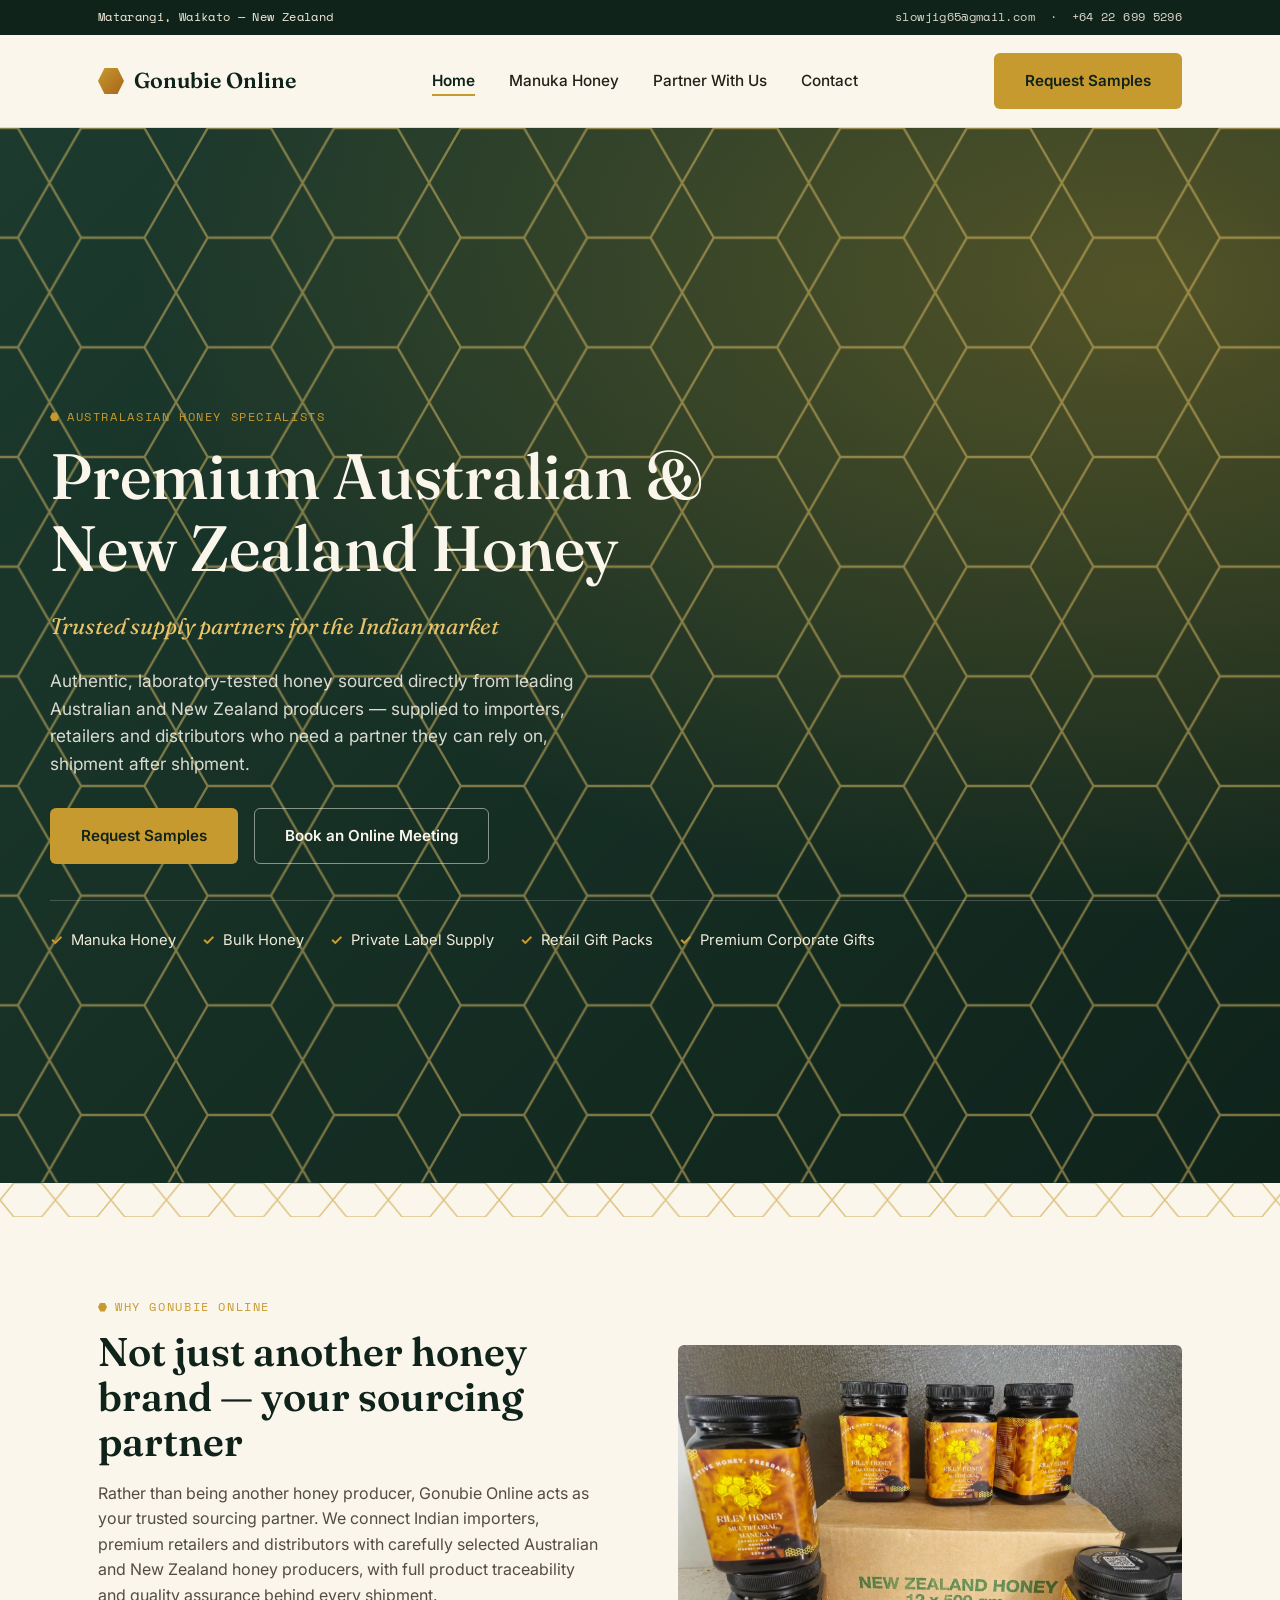
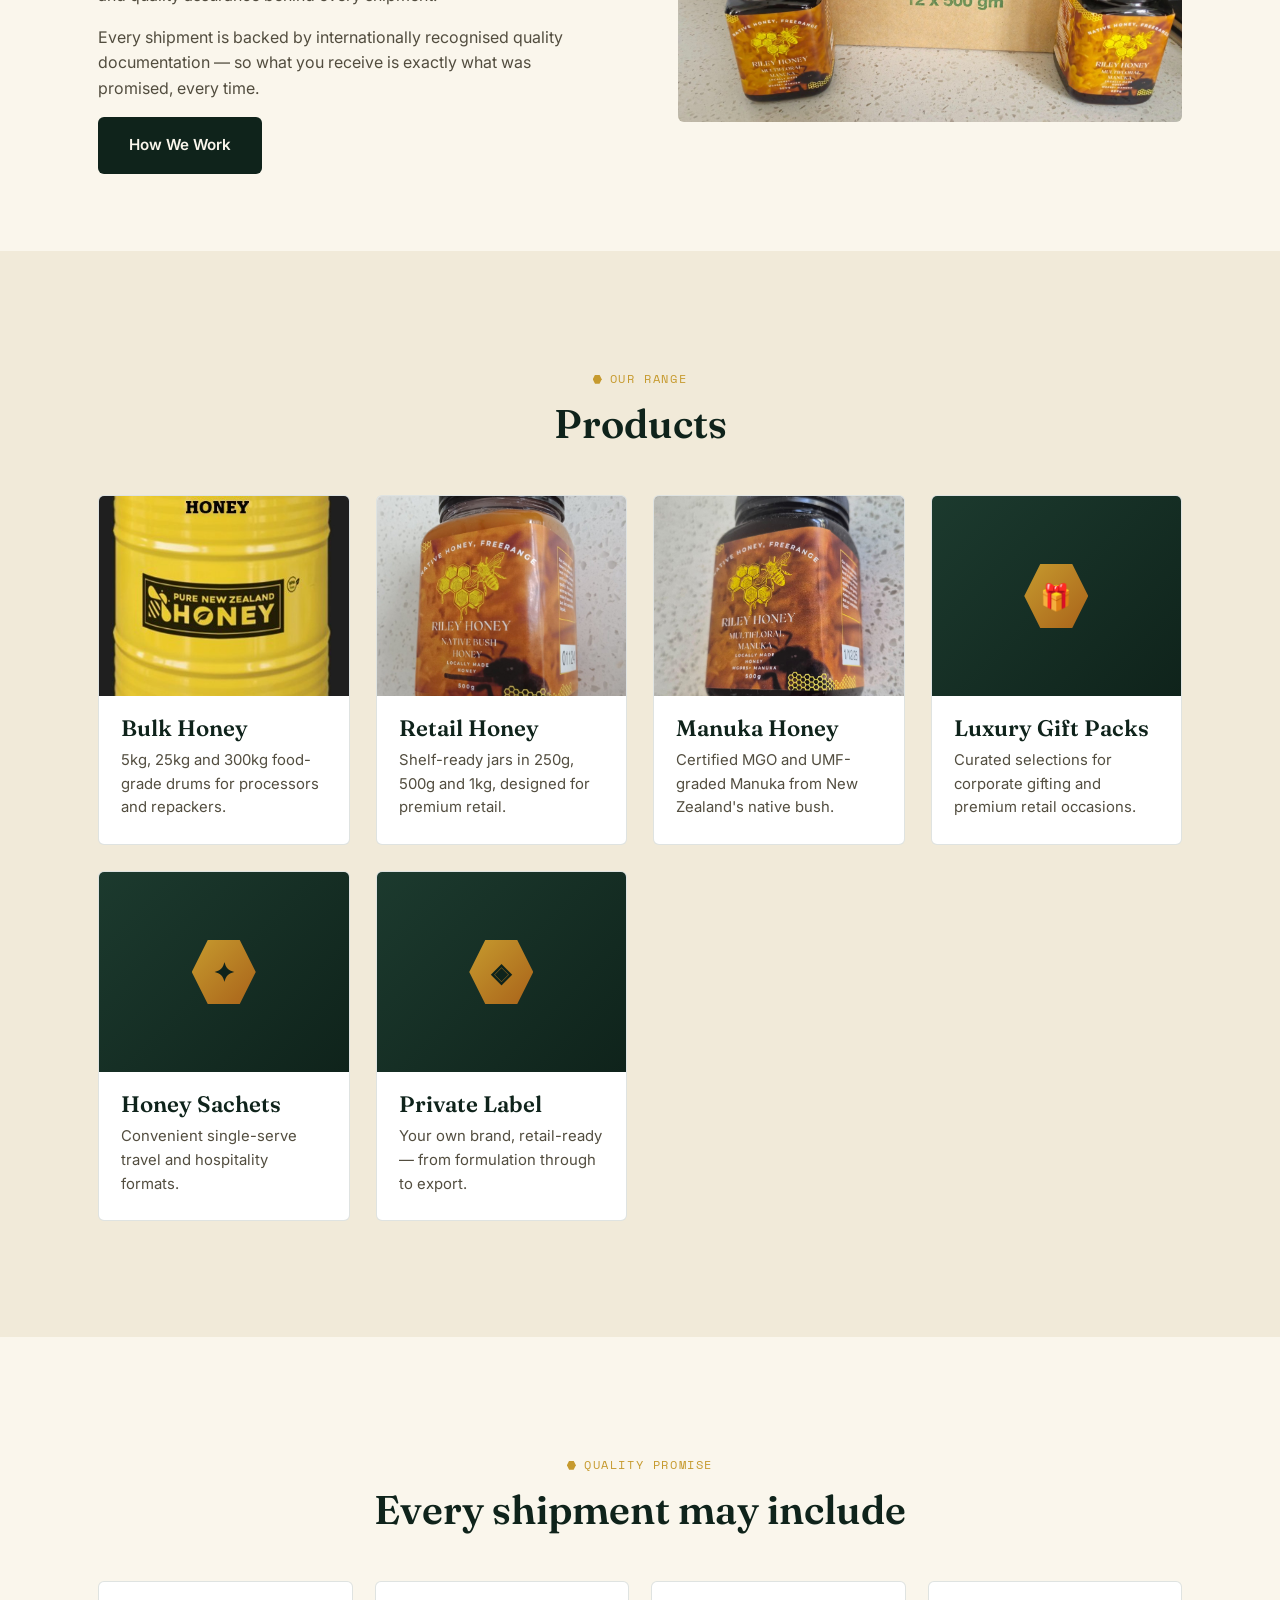
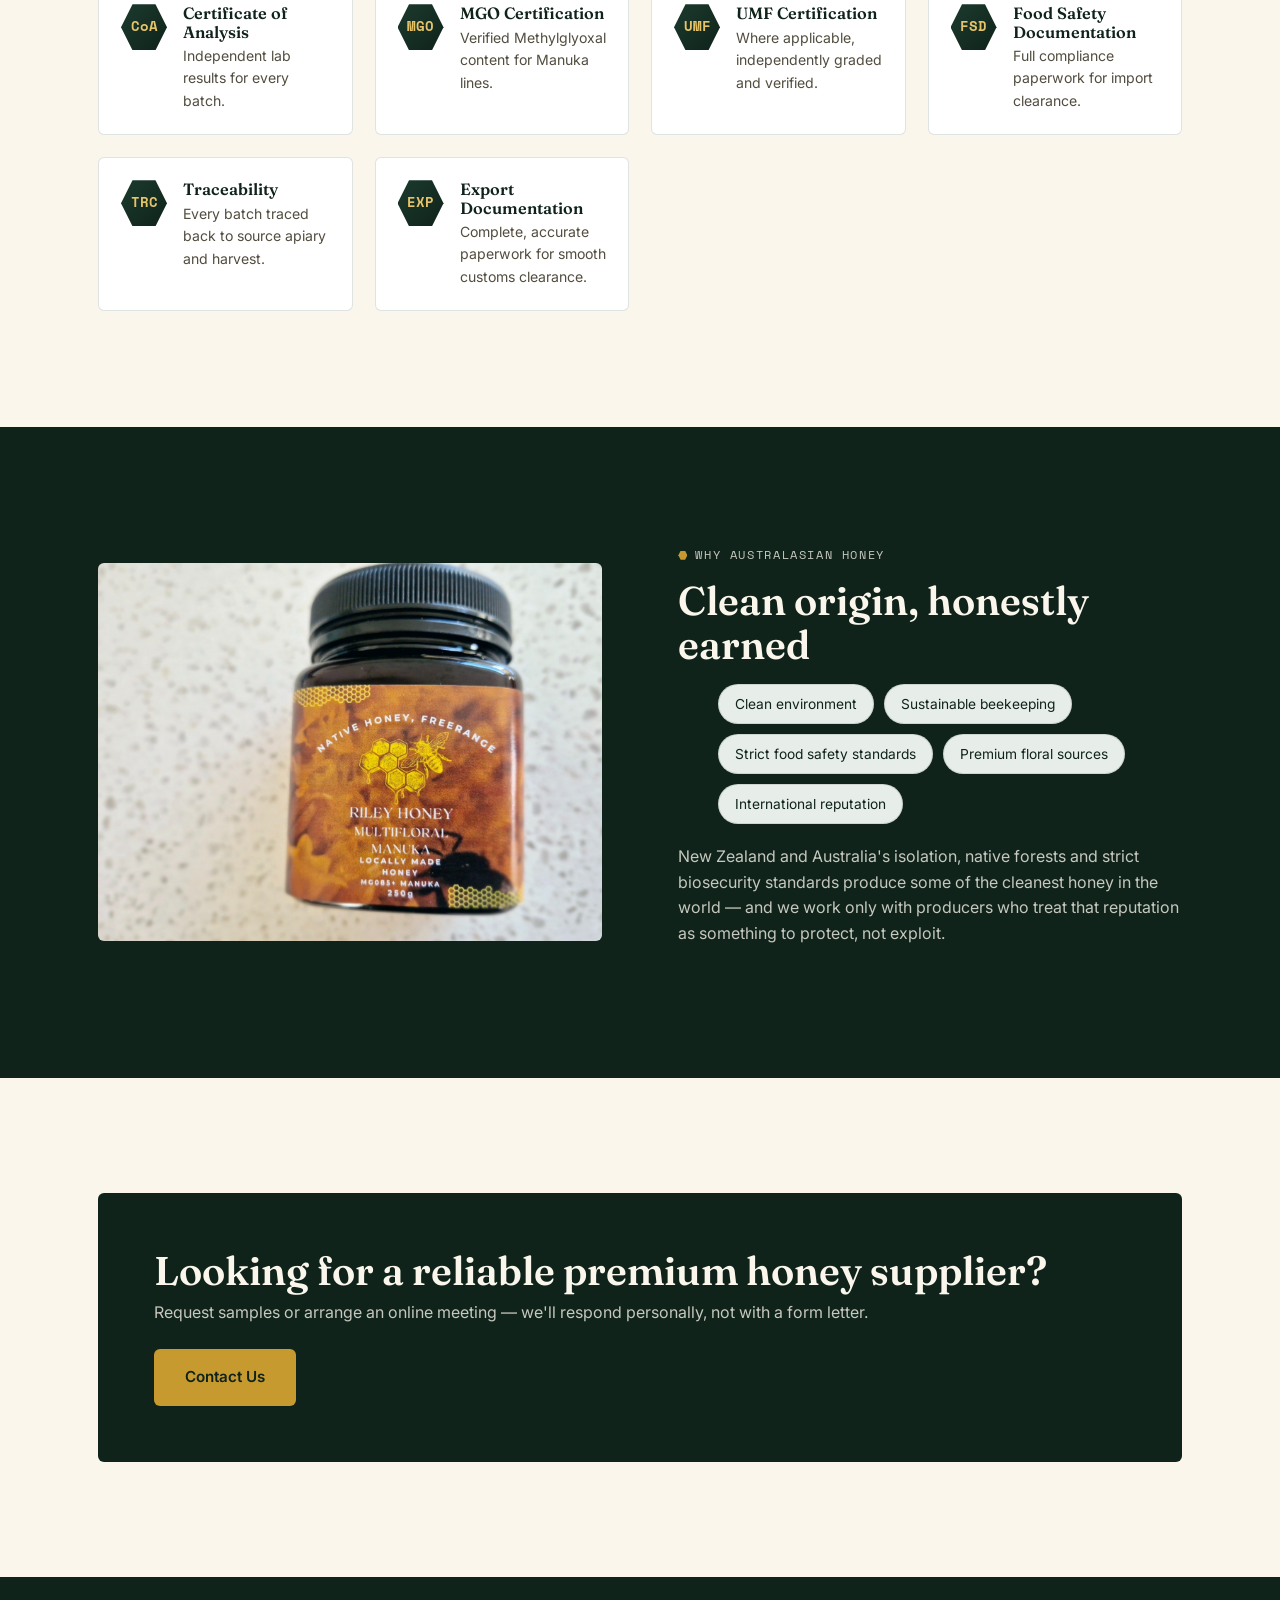
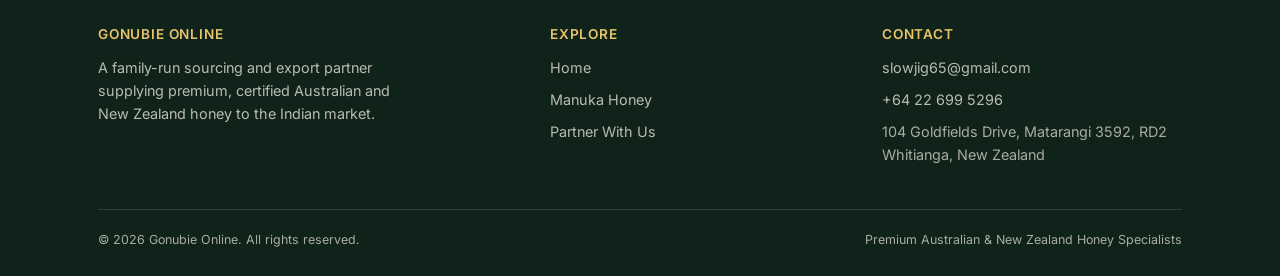
<file: index.html>
<!DOCTYPE html>
<html lang="en">
<head>
<meta charset="UTF-8">
<meta name="viewport" content="width=device-width, initial-scale=1.0">
<title>Bulk &amp; Private Label Manuka Honey Supplier NZ | Gonubie Online</title>
<meta name="description" content="Gonubie Online supplies premium, certified New Zealand and Australian Manuka honey in bulk, retail and private label formats — sourcing and export partner for importers, distributors and retailers.">
<link rel="canonical" href="https://gonubieonline.co.nz/">
<meta name="robots" content="index, follow">

<!-- Open Graph -->
<meta property="og:type" content="website">
<meta property="og:site_name" content="Gonubie Online">
<meta property="og:title" content="Bulk &amp; Private Label Manuka Honey Supplier NZ | Gonubie Online">
<meta property="og:description" content="Premium, certified New Zealand and Australian honey — bulk, retail and private label — supplied to importers, distributors and retailers.">
<meta property="og:url" content="https://gonubieonline.co.nz/">
<meta property="og:image" content="https://gonubieonline.co.nz/images/riley-honey-case-12x500g.jpg">

<!-- Twitter -->
<meta name="twitter:card" content="summary_large_image">
<meta name="twitter:title" content="Bulk &amp; Private Label Manuka Honey Supplier NZ | Gonubie Online">
<meta name="twitter:description" content="Premium, certified New Zealand and Australian honey — bulk, retail and private label — supplied to importers, distributors and retailers.">

<link rel="preconnect" href="https://fonts.googleapis.com">
<link href="https://fonts.googleapis.com/css2?family=Fraunces:opsz,wght@9..144,400;9..144,500;9..144,600&family=Inter:wght@400;500;600;700&family=Space+Mono:wght@400;700&display=swap" rel="stylesheet">
<link rel="stylesheet" href="css/style.css">

<script type="application/ld+json">
{
  "@context": "https://schema.org",
  "@type": "Organization",
  "name": "Gonubie Online",
  "url": "https://gonubieonline.co.nz/",
  "description": "Sourcing and export partner supplying premium, certified New Zealand and Australian honey to importers, distributors and retailers.",
  "email": "slowjig65@gmail.com",
  "telephone": "+64226995296",
  "address": {
    "@type": "PostalAddress",
    "streetAddress": "104 Goldfields Drive",
    "addressLocality": "Matarangi, RD2 Whitianga",
    "postalCode": "3592",
    "addressCountry": "NZ"
  },
  "areaServed": ["IN", "NZ", "AU"],
  "sameAs": []
}
</script>
</head>
<body>

<div class="topbar">
  <div class="wrap">
    <span>Matarangi, Waikato — New Zealand</span>
    <a href="mailto:slowjig65@gmail.com">slowjig65@gmail.com &nbsp;·&nbsp; +64 22 699 5296</a>
  </div>
</div>

<header class="site-header">
  <div class="wrap">
    <nav class="mainnav">
      <a href="index.html" class="logo"><span class="hex"></span> Gonubie Online</a>
      <ul class="navlinks">
        <li><a href="index.html" class="active">Home</a></li>
        <li><a href="manuka-honey.html">Manuka Honey</a></li>
        <li><a href="partner.html">Partner With Us</a></li>
        <li><a href="partner.html#contact">Contact</a></li>
      </ul>
      <div class="navcta">
        <a href="partner.html#contact" class="btn btn-primary">Request Samples</a>
        <button class="navtoggle" aria-label="Toggle menu" aria-expanded="false">
          <span></span><span></span><span></span>
        </button>
      </div>
    </nav>
  </div>
</header>

<section class="hero">
  <div class="hero-media brand-pattern">
    <svg class="hero-hexlayer" viewBox="0 0 800 500" preserveAspectRatio="xMidYMid slice" xmlns="http://www.w3.org/2000/svg">
      <defs>
        <pattern id="herocomb" width="60" height="52" patternUnits="userSpaceOnUse">
          <polygon points="15,0 45,0 60,26 45,52 15,52 0,26" fill="none" stroke="#e8c468" stroke-width="1.1" opacity="0.5"/>
        </pattern>
        <radialGradient id="herogold" cx="80%" cy="15%" r="60%">
          <stop offset="0%" stop-color="#c69a2e" stop-opacity="0.35"/>
          <stop offset="100%" stop-color="#c69a2e" stop-opacity="0"/>
        </radialGradient>
      </defs>
      <rect width="800" height="500" fill="url(#herogold)"/>
      <rect width="800" height="500" fill="url(#herocomb)"/>
    </svg>
  </div>
  <div class="wrap hero-inner">
    <p class="eyebrow">Australasian Honey Specialists</p>
    <h1>Premium Australian &amp;<br>New Zealand Honey</h1>
    <p class="subhead">Trusted supply partners for the Indian market</p>
    <p class="lead">Authentic, laboratory-tested honey sourced directly from leading Australian and New Zealand producers — supplied to importers, retailers and distributors who need a partner they can rely on, shipment after shipment.</p>
    <div class="hero-ctas">
      <a href="partner.html#contact" class="btn btn-primary">Request Samples</a>
      <a href="partner.html#contact" class="btn btn-outline">Book an Online Meeting</a>
    </div>
    <div class="hero-specialists">
      <span><span class="tick">✓</span> Manuka Honey</span>
      <span><span class="tick">✓</span> Bulk Honey</span>
      <span><span class="tick">✓</span> Private Label Supply</span>
      <span><span class="tick">✓</span> Retail Gift Packs</span>
      <span><span class="tick">✓</span> Premium Corporate Gifts</span>
    </div>
  </div>
</section>

<div class="comb-divider">
  <svg viewBox="0 0 1200 34" preserveAspectRatio="none" xmlns="http://www.w3.org/2000/svg">
    <defs>
      <pattern id="comb1" width="52" height="34" patternUnits="userSpaceOnUse">
        <polygon points="13,0 39,0 52,17 39,34 13,34 0,17" fill="none" stroke="#c69a2e" stroke-width="1.4" opacity="0.55"/>
      </pattern>
    </defs>
    <rect width="1200" height="34" fill="#faf6ec"/>
    <rect width="1200" height="34" fill="url(#comb1)"/>
  </svg>
</div>

<section class="section-tight">
  <div class="wrap two-col">
    <div>
      <p class="eyebrow">Why Gonubie Online</p>
      <h2>Not just another honey brand — your sourcing partner</h2>
      <p>Rather than being another honey producer, Gonubie Online acts as your trusted sourcing partner. We connect Indian importers, premium retailers and distributors with carefully selected Australian and New Zealand honey producers, with full product traceability and quality assurance behind every shipment.</p>
      <p>Every shipment is backed by internationally recognised quality documentation — so what you receive is exactly what was promised, every time.</p>
      <a href="partner.html" class="btn btn-dark">How We Work</a>
    </div>
    <div class="placeholder-photo">
      <img src="images/riley-honey-case-12x500g.jpg" alt="Case of RILEY Honey Multifloral Manuka jars, packed 12 x 500g, ready for export">
    </div>
  </div>
</section>

<section class="section-dim">
  <div class="wrap">
    <div class="section-head center">
      <p class="eyebrow">Our Range</p>
      <h2>Products</h2>
    </div>
    <div class="grid">
      <div class="card">
        <div class="placeholder-photo"><img src="images/riley-honey-bulk-drum.jpg" alt="RILEY Honey bulk supply drum, pure New Zealand honey"></div>
        <div class="card-body"><h3>Bulk Honey</h3><p>5kg, 25kg and 300kg food-grade drums for processors and repackers.</p></div>
      </div>
      <div class="card">
        <div class="placeholder-photo"><img src="images/riley-honey-native-bush-500g.jpg" alt="RILEY Honey Native Bush Honey, 500g retail jar"></div>
        <div class="card-body"><h3>Retail Honey</h3><p>Shelf-ready jars in 250g, 500g and 1kg, designed for premium retail.</p></div>
      </div>
      <div class="card">
        <div class="placeholder-photo"><img src="images/riley-honey-multifloral-manuka-500g.jpg" alt="RILEY Honey Multifloral Manuka, MGO85+, 500g jar"></div>
        <div class="card-body"><h3>Manuka Honey</h3><p>Certified MGO and UMF-graded Manuka from New Zealand's native bush.</p></div>
      </div>
      <div class="card">
        <div class="placeholder-photo graphic-tile"><span class="hex-badge lg">🎁</span></div>
        <div class="card-body"><h3>Luxury Gift Packs</h3><p>Curated selections for corporate gifting and premium retail occasions.</p></div>
      </div>
      <div class="card">
        <div class="placeholder-photo graphic-tile"><span class="hex-badge lg">✦</span></div>
        <div class="card-body"><h3>Honey Sachets</h3><p>Convenient single-serve travel and hospitality formats.</p></div>
      </div>
      <div class="card">
        <div class="placeholder-photo graphic-tile"><span class="hex-badge lg">◈</span></div>
        <div class="card-body"><h3>Private Label</h3><p>Your own brand, retail-ready — from formulation through to export.</p></div>
      </div>
    </div>
  </div>
</section>

<section>
  <div class="wrap">
    <div class="section-head center">
      <p class="eyebrow">Quality Promise</p>
      <h2>Every shipment may include</h2>
    </div>
    <div class="hex-grid">
      <div class="hex-item"><div class="hex-badge">CoA</div><div><h3>Certificate of Analysis</h3><p>Independent lab results for every batch.</p></div></div>
      <div class="hex-item"><div class="hex-badge">MGO</div><div><h3>MGO Certification</h3><p>Verified Methylglyoxal content for Manuka lines.</p></div></div>
      <div class="hex-item"><div class="hex-badge">UMF</div><div><h3>UMF Certification</h3><p>Where applicable, independently graded and verified.</p></div></div>
      <div class="hex-item"><div class="hex-badge">FSD</div><div><h3>Food Safety Documentation</h3><p>Full compliance paperwork for import clearance.</p></div></div>
      <div class="hex-item"><div class="hex-badge">TRC</div><div><h3>Traceability</h3><p>Every batch traced back to source apiary and harvest.</p></div></div>
      <div class="hex-item"><div class="hex-badge">EXP</div><div><h3>Export Documentation</h3><p>Complete, accurate paperwork for smooth customs clearance.</p></div></div>
    </div>
  </div>
</section>

<section class="section-forest">
  <div class="wrap two-col">
    <div class="placeholder-photo">
      <img src="images/riley-honey-multifloral-manuka-250g.jpg" alt="RILEY Honey Multifloral Manuka, MGO85+, 250g jar">
    </div>
    <div>
      <p class="eyebrow">Why Australasian Honey</p>
      <h2>Clean origin, honestly earned</h2>
      <ul class="tag-list" style="margin-bottom:20px;">
        <span>Clean environment</span>
        <span>Sustainable beekeeping</span>
        <span>Strict food safety standards</span>
        <span>Premium floral sources</span>
        <span>International reputation</span>
      </ul>
      <p>New Zealand and Australia's isolation, native forests and strict biosecurity standards produce some of the cleanest honey in the world — and we work only with producers who treat that reputation as something to protect, not exploit.</p>
    </div>
  </div>
</section>

<section>
  <div class="wrap">
    <div class="promise-banner">
      <div>
        <h2>Looking for a reliable premium honey supplier?</h2>
        <p>Request samples or arrange an online meeting — we'll respond personally, not with a form letter.</p>
      </div>
      <a href="partner.html#contact" class="btn btn-primary">Contact Us</a>
    </div>
  </div>
</section>

<footer>
  <div class="wrap">
    <div class="footer-grid">
      <div>
        <h4>Gonubie Online</h4>
        <p style="color:rgba(250,246,236,0.72); max-width:320px;">A family-run sourcing and export partner supplying premium, certified Australian and New Zealand honey to the Indian market.</p>
      </div>
      <div>
        <h4>Explore</h4>
        <ul>
          <li><a href="index.html">Home</a></li>
          <li><a href="manuka-honey.html">Manuka Honey</a></li>
          <li><a href="partner.html">Partner With Us</a></li>
        </ul>
      </div>
      <div>
        <h4>Contact</h4>
        <ul>
          <li><a href="mailto:slowjig65@gmail.com">slowjig65@gmail.com</a></li>
          <li><a href="tel:+64226995296">+64 22 699 5296</a></li>
          <li>104 Goldfields Drive, Matarangi 3592, RD2 Whitianga, New Zealand</li>
        </ul>
      </div>
    </div>
    <div class="footer-bottom">
      <span>© <span id="year"></span> Gonubie Online. All rights reserved.</span>
      <span>Premium Australian &amp; New Zealand Honey Specialists</span>
    </div>
  </div>
</footer>

<script src="js/main.js"></script>
<script>document.getElementById("year").textContent = new Date().getFullYear();</script>
</body>
</html>
</file>
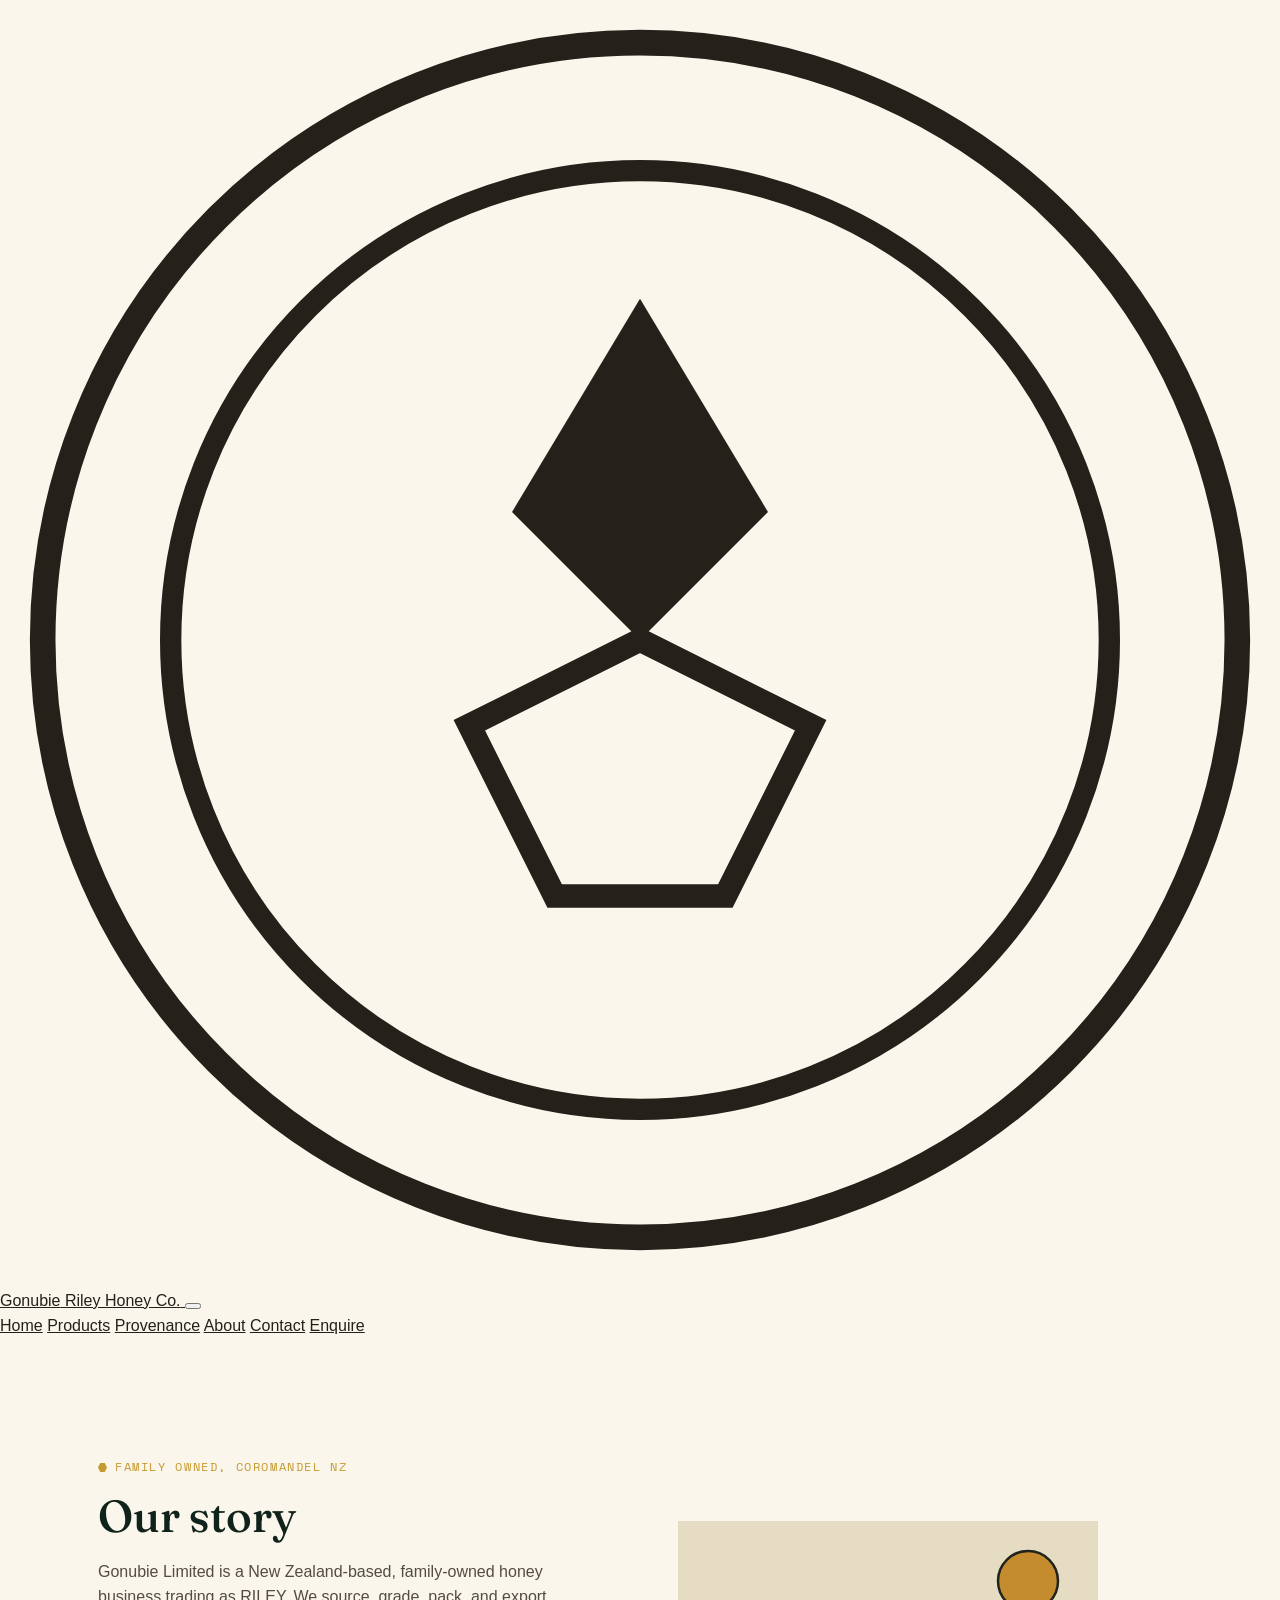
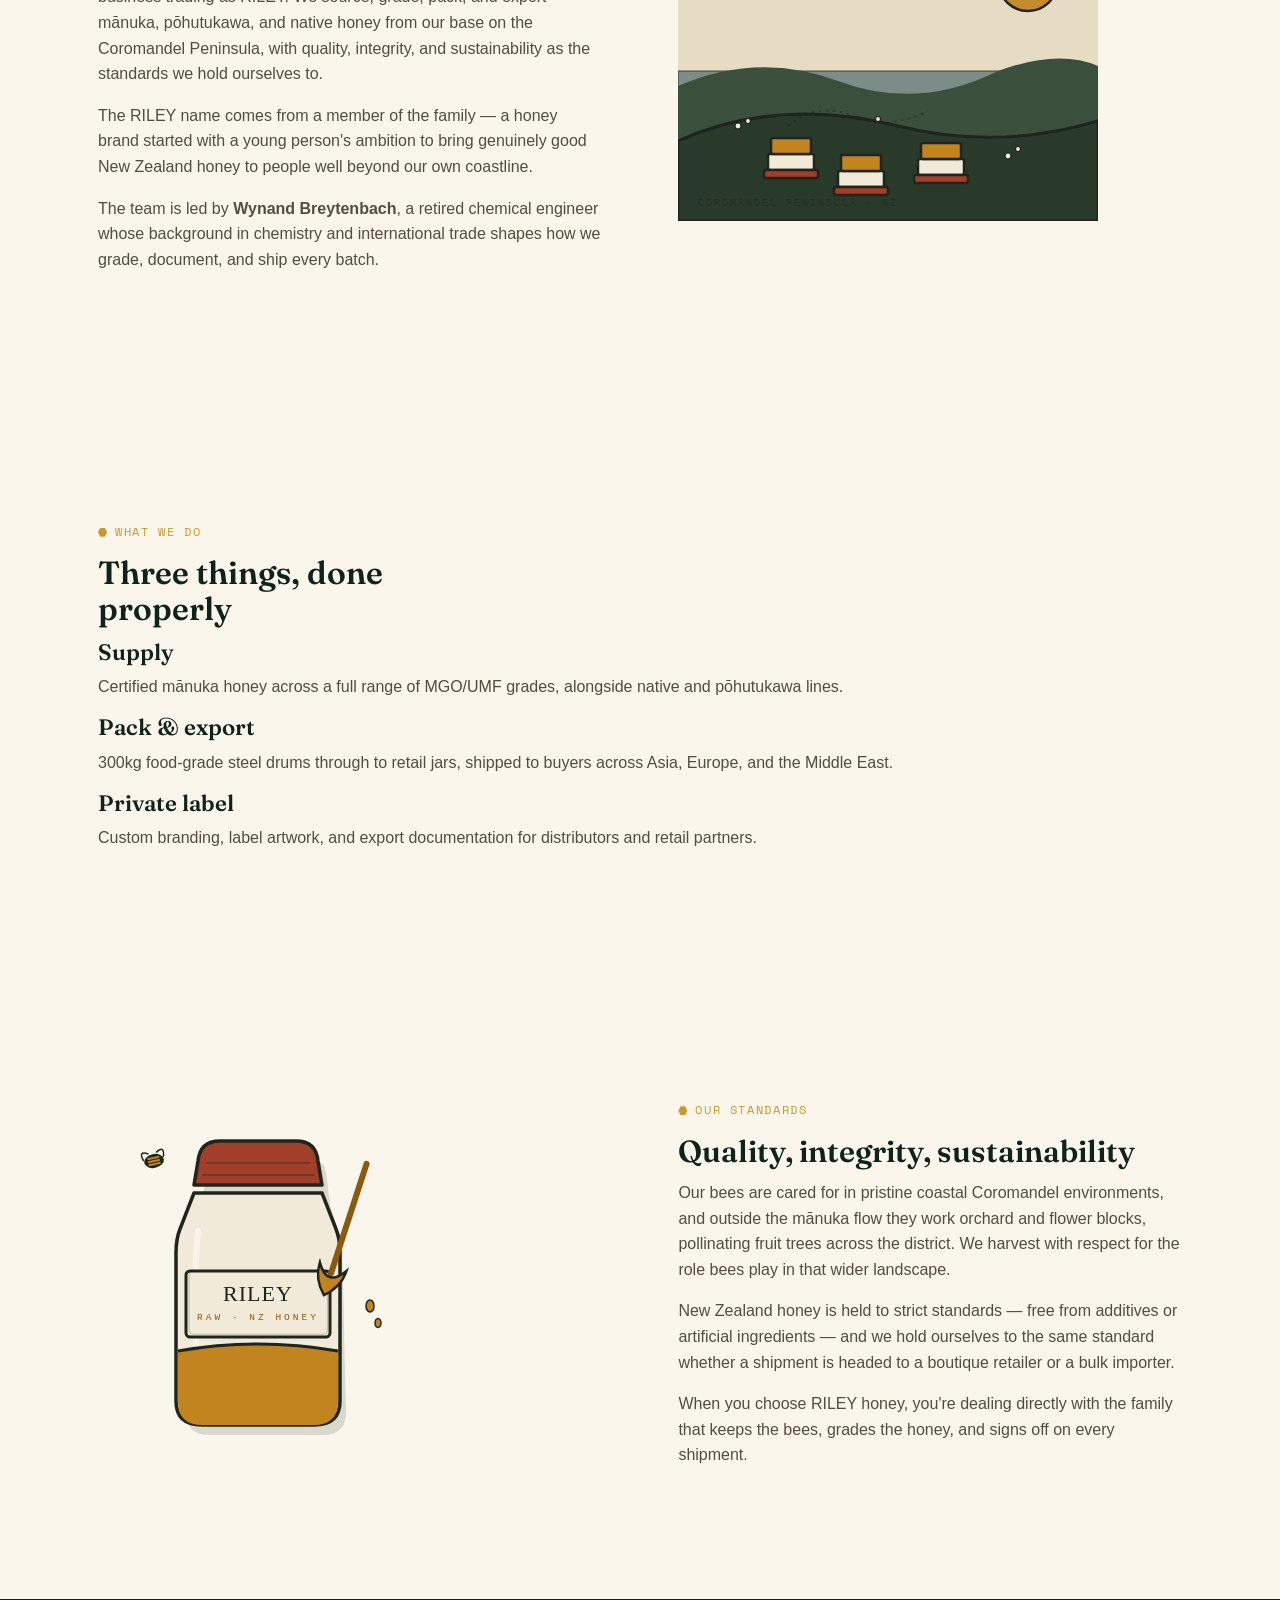
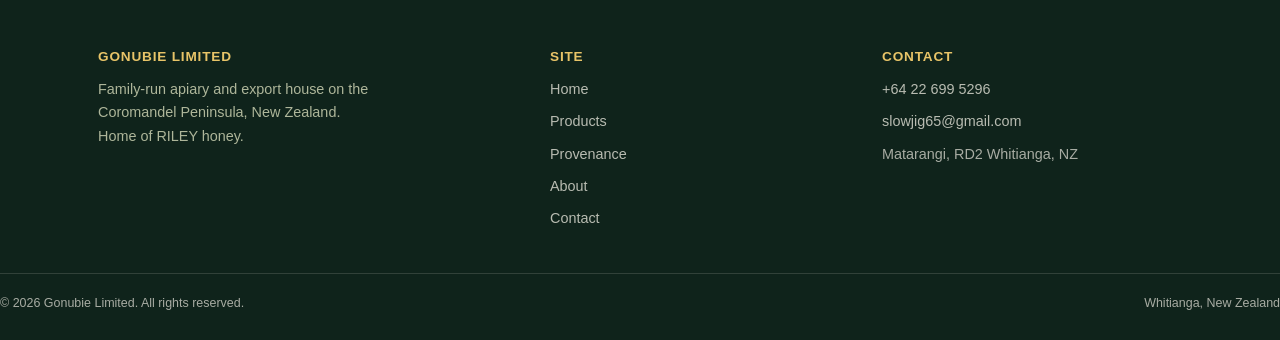
<file: about.html>
<!DOCTYPE html>
<html lang="en">
<head>
<meta charset="UTF-8">
<meta name="viewport" content="width=device-width, initial-scale=1.0">
<title>About — Gonubie Limited, RILEY Honey</title>
<meta name="description" content="Gonubie Limited is a family-owned honey business on New Zealand's Coromandel Peninsula, led by Wynand Breytenbach, producing and exporting RILEY honey.">
<link rel="icon" href="images/jar-hero.svg" type="image/svg+xml">
<link rel="preconnect" href="https://fonts.googleapis.com">
<link href="https://fonts.googleapis.com/css2?family=Fraunces:ital,opsz,wght@0,9..144,400;0,9..144,500;0,9..144,600;1,9..144,500&family=Public+Sans:wght@400;500;600;700&family=Space+Mono:wght@400;700&display=swap" rel="stylesheet">
<link rel="stylesheet" href="css/style.css">
</head>
<body>

<header class="site">
  <div class="nav-inner">
    <a href="index.html" class="brand">
      <svg viewBox="0 0 60 60" fill="none" xmlns="http://www.w3.org/2000/svg">
        <circle cx="30" cy="30" r="28" stroke="currentColor" stroke-width="1.2"/>
        <circle cx="30" cy="30" r="22" stroke="currentColor" stroke-width="1"/>
        <path d="M30 14 L36 24 L30 30 L24 24 Z" fill="currentColor"/>
        <path d="M30 30 L38 34 L34 42 L26 42 L22 34 Z" stroke="currentColor" stroke-width="1.1" fill="none"/>
      </svg>
      <span class="brand-text">
        <span class="g">Gonubie</span>
        <span class="r">Riley Honey Co.</span>
      </span>
    </a>
    <button class="menu-toggle" onclick="toggleMenu()" aria-label="Menu">
      <span></span><span></span><span></span>
    </button>
    <nav class="links" id="navLinks">
      <a href="index.html">Home</a>
      <a href="products.html">Products</a>
      <a href="provenance.html">Provenance</a>
      <a href="about.html" class="active">About</a>
      <a href="contact.html">Contact</a>
      <a href="contact.html" class="cta-btn">Enquire</a>
    </nav>
  </div>
</header>

<main>
  <section class="page-head">
    <div class="wrap two-col top">
      <div>
        <div class="eyebrow">Family owned, Coromandel NZ</div>
        <h1 style="font-size:clamp(2rem,3.6vw,2.8rem); max-width:16ch;">Our story</h1>
        <p>Gonubie Limited is a New Zealand-based, family-owned honey business trading as RILEY. We source, grade, pack, and export mānuka, pōhutukawa, and native honey from our base on the Coromandel Peninsula, with quality, integrity, and sustainability as the standards we hold ourselves to.</p>
        <p>The RILEY name comes from a member of the family — a honey brand started with a young person's ambition to bring genuinely good New Zealand honey to people well beyond our own coastline.</p>
        <p>The team is led by <b>Wynand Breytenbach</b>, a retired chemical engineer whose background in chemistry and international trade shapes how we grade, document, and ship every batch.</p>
      </div>
      <div class="art-frame">
        <img src="images/apiary-hillside.svg" alt="Illustration of RILEY beehives on a Coromandel hillside" width="420" height="300">
      </div>
    </div>
  </section>

  <section class="band-deep">
    <div class="wrap">
      <div class="eyebrow">What we do</div>
      <h2 style="font-size:clamp(1.5rem,2.6vw,2rem); max-width:20ch;">Three things, done properly</h2>
      <div class="panels">
        <div class="panel">
          <h3>Supply</h3>
          <p>Certified mānuka honey across a full range of MGO/UMF grades, alongside native and pōhutukawa lines.</p>
        </div>
        <div class="panel">
          <h3>Pack & export</h3>
          <p>300kg food-grade steel drums through to retail jars, shipped to buyers across Asia, Europe, and the Middle East.</p>
        </div>
        <div class="panel">
          <h3>Private label</h3>
          <p>Custom branding, label artwork, and export documentation for distributors and retail partners.</p>
        </div>
      </div>
    </div>
  </section>

  <section>
    <div class="wrap two-col">
      <div class="art-frame">
        <img src="images/jar-hero.svg" alt="Illustration of a jar of RILEY honey" width="320" height="380">
      </div>
      <div>
        <div class="eyebrow">Our standards</div>
        <h2 style="font-size:clamp(1.4rem,2.4vw,1.9rem);">Quality, integrity, sustainability</h2>
        <p>Our bees are cared for in pristine coastal Coromandel environments, and outside the mānuka flow they work orchard and flower blocks, pollinating fruit trees across the district. We harvest with respect for the role bees play in that wider landscape.</p>
        <p>New Zealand honey is held to strict standards — free from additives or artificial ingredients — and we hold ourselves to the same standard whether a shipment is headed to a boutique retailer or a bulk importer.</p>
        <p>When you choose RILEY honey, you're dealing directly with the family that keeps the bees, grades the honey, and signs off on every shipment.</p>
      </div>
    </div>
  </section>
</main>

<footer>
  <div class="wrap footer-grid">
    <div>
      <h4>Gonubie Limited</h4>
      <p style="max-width:34ch; color:#aeb69a;">Family-run apiary and export house on the Coromandel Peninsula, New Zealand. Home of RILEY honey.</p>
    </div>
    <div>
      <h4>Site</h4>
      <ul class="flist">
        <li><a href="index.html">Home</a></li>
        <li><a href="products.html">Products</a></li>
        <li><a href="provenance.html">Provenance</a></li>
        <li><a href="about.html">About</a></li>
        <li><a href="contact.html">Contact</a></li>
      </ul>
    </div>
    <div>
      <h4>Contact</h4>
      <ul class="flist">
        <li><a href="tel:+64226995296">+64 22 699 5296</a></li>
        <li><a href="mailto:slowjig65@gmail.com">slowjig65@gmail.com</a></li>
        <li>Matarangi, RD2 Whitianga, NZ</li>
      </ul>
    </div>
  </div>
  <div class="footer-bottom">
    <span>© 2026 Gonubie Limited. All rights reserved.</span>
    <span>Whitianga, New Zealand</span>
  </div>
</footer>

<script src="js/main.js"></script>
</body>
</html>
</file>
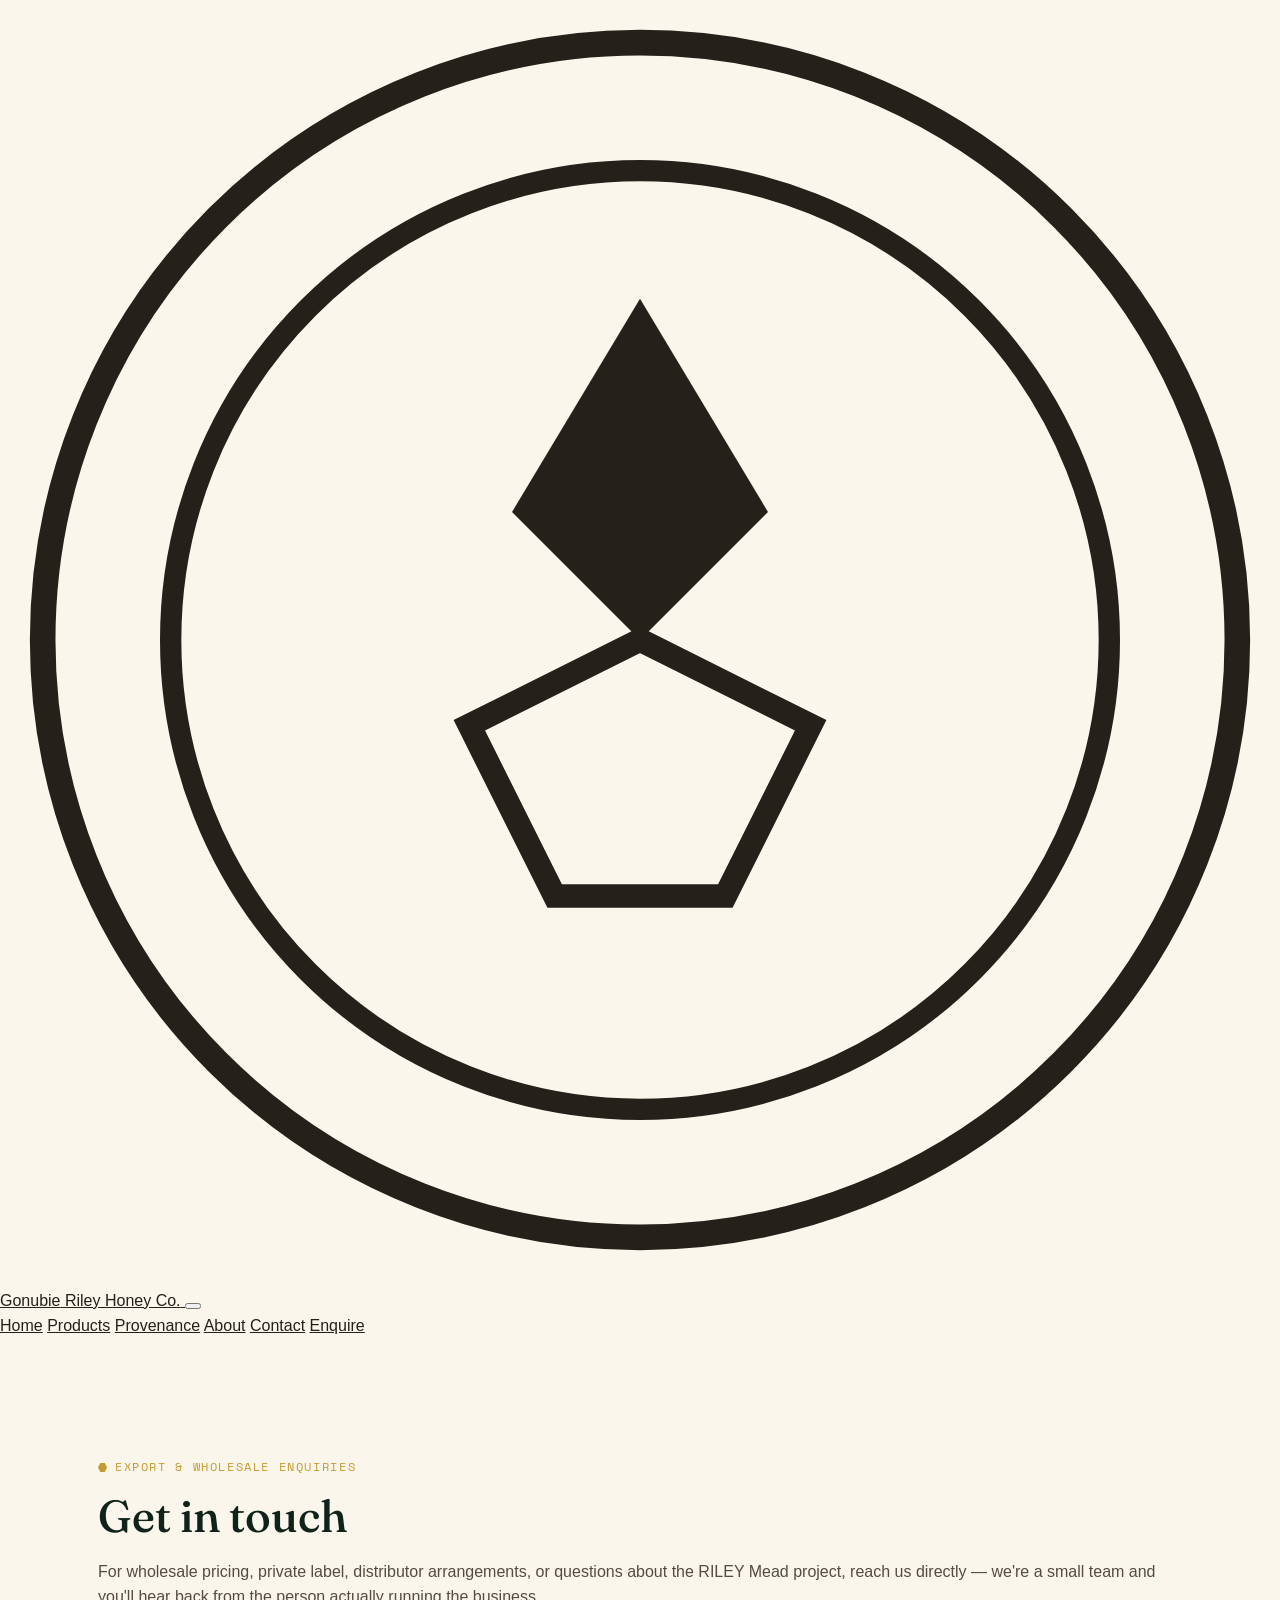
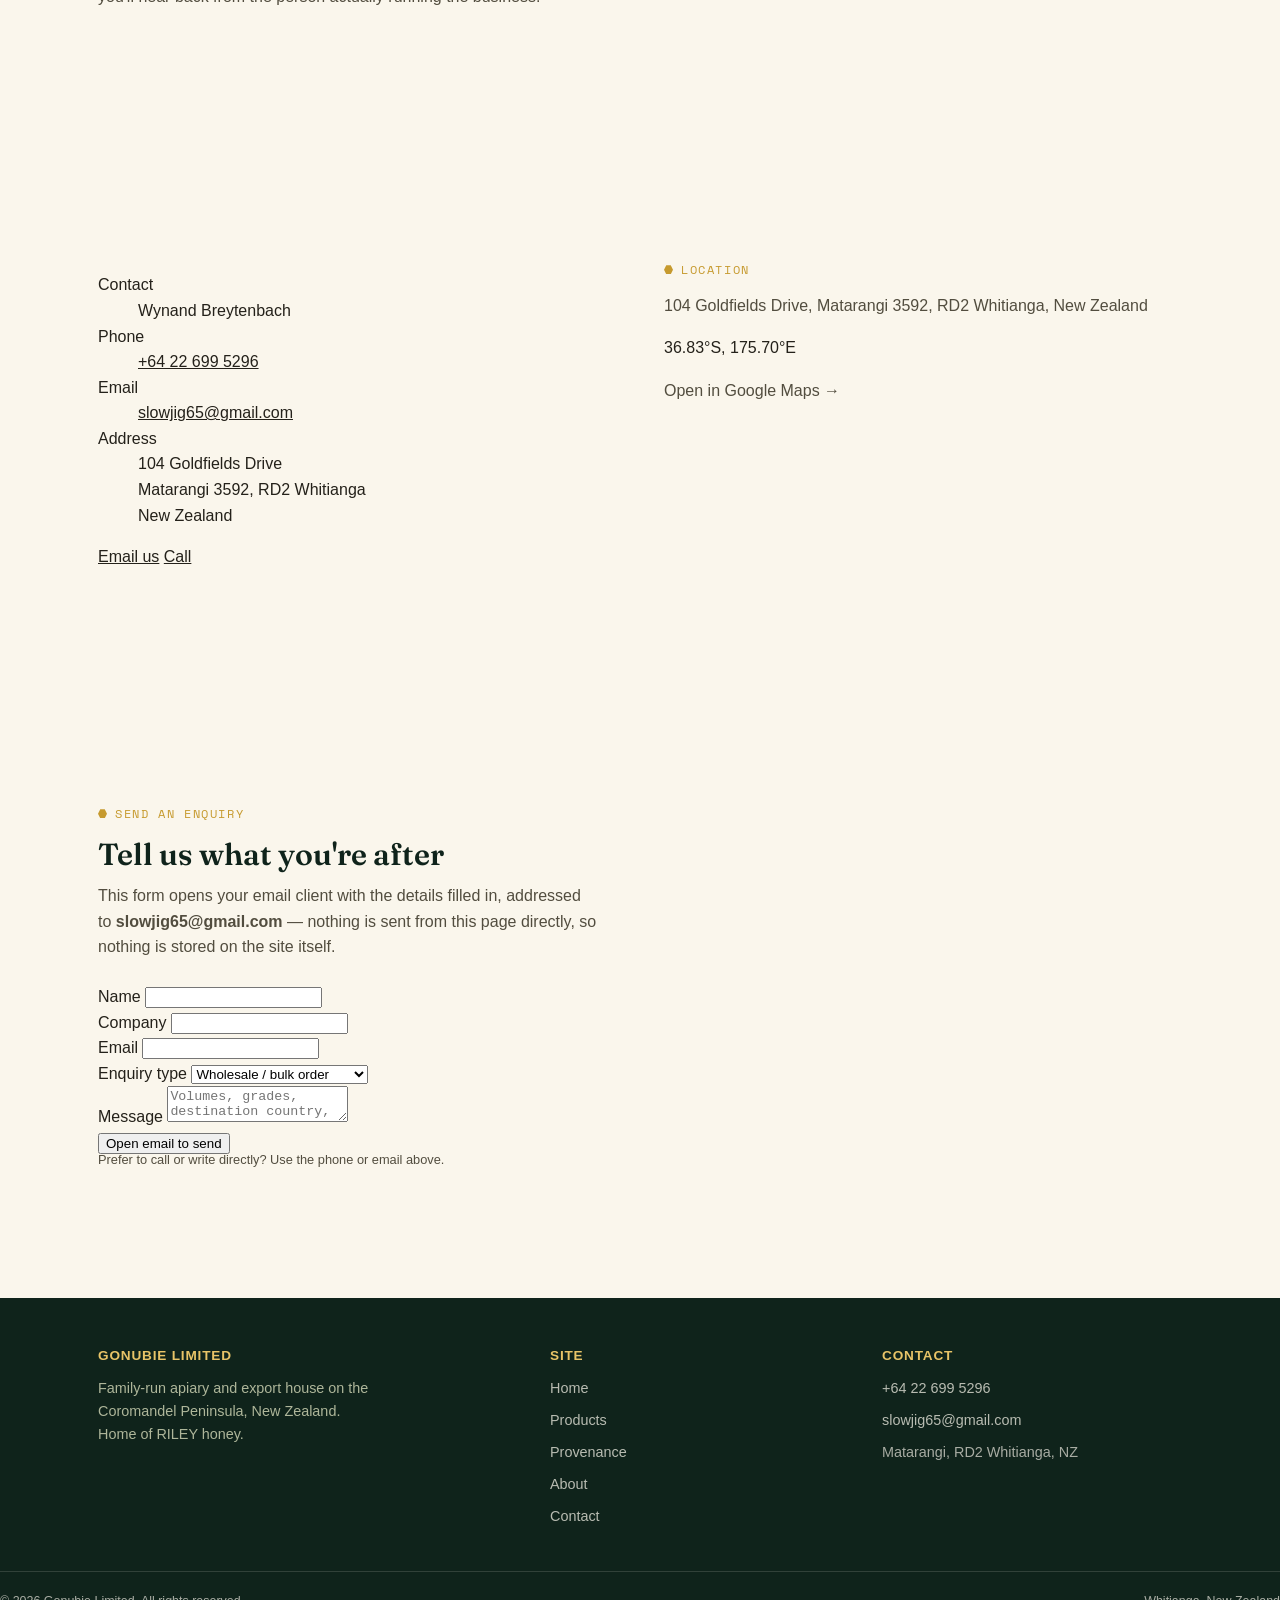
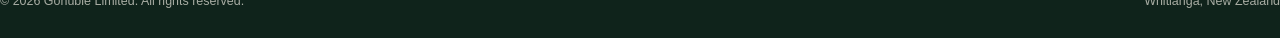
<file: contact.html>
<!DOCTYPE html>
<html lang="en">
<head>
<meta charset="UTF-8">
<meta name="viewport" content="width=device-width, initial-scale=1.0">
<title>Contact — Gonubie Limited, RILEY Honey</title>
<meta name="description" content="Get in touch with Gonubie Limited for wholesale pricing, private label, distributor enquiries, or questions about RILEY honey and RILEY Mead.">
<link rel="icon" href="images/jar-hero.svg" type="image/svg+xml">
<link rel="preconnect" href="https://fonts.googleapis.com">
<link href="https://fonts.googleapis.com/css2?family=Fraunces:ital,opsz,wght@0,9..144,400;0,9..144,500;0,9..144,600;1,9..144,500&family=Public+Sans:wght@400;500;600;700&family=Space+Mono:wght@400;700&display=swap" rel="stylesheet">
<link rel="stylesheet" href="css/style.css">
</head>
<body>

<header class="site">
  <div class="nav-inner">
    <a href="index.html" class="brand">
      <svg viewBox="0 0 60 60" fill="none" xmlns="http://www.w3.org/2000/svg">
        <circle cx="30" cy="30" r="28" stroke="currentColor" stroke-width="1.2"/>
        <circle cx="30" cy="30" r="22" stroke="currentColor" stroke-width="1"/>
        <path d="M30 14 L36 24 L30 30 L24 24 Z" fill="currentColor"/>
        <path d="M30 30 L38 34 L34 42 L26 42 L22 34 Z" stroke="currentColor" stroke-width="1.1" fill="none"/>
      </svg>
      <span class="brand-text">
        <span class="g">Gonubie</span>
        <span class="r">Riley Honey Co.</span>
      </span>
    </a>
    <button class="menu-toggle" onclick="toggleMenu()" aria-label="Menu">
      <span></span><span></span><span></span>
    </button>
    <nav class="links" id="navLinks">
      <a href="index.html">Home</a>
      <a href="products.html">Products</a>
      <a href="provenance.html">Provenance</a>
      <a href="about.html">About</a>
      <a href="contact.html" class="active">Contact</a>
      <a href="contact.html" class="cta-btn">Enquire</a>
    </nav>
  </div>
</header>

<main>
  <section class="page-head">
    <div class="wrap">
      <div class="eyebrow">Export & wholesale enquiries</div>
      <h1 style="font-size:clamp(2rem,3.6vw,2.8rem);">Get in touch</h1>
      <p class="lede">For wholesale pricing, private label, distributor arrangements, or questions about the RILEY Mead project, reach us directly — we're a small team and you'll hear back from the person actually running the business.</p>
    </div>
  </section>

  <section class="tight">
    <div class="wrap contact-grid">
      <div class="contact-block">
        <dl>
          <dt>Contact</dt>
          <dd>Wynand Breytenbach</dd>
          <dt>Phone</dt>
          <dd><a href="tel:+64226995296">+64 22 699 5296</a></dd>
          <dt>Email</dt>
          <dd><a href="mailto:slowjig65@gmail.com?subject=Enquiry%20from%20Gonubie%20website">slowjig65@gmail.com</a></dd>
          <dt>Address</dt>
          <dd>104 Goldfields Drive<br>Matarangi 3592, RD2 Whitianga<br>New Zealand</dd>
        </dl>
        <div class="contact-actions">
          <a class="cta-btn" href="mailto:slowjig65@gmail.com?subject=Enquiry%20from%20Gonubie%20website">Email us</a>
          <a class="cta-btn outline" href="tel:+64226995296">Call</a>
        </div>
      </div>
      <div class="map-frame">
        <div class="eyebrow">Location</div>
        <p>104 Goldfields Drive, Matarangi 3592, RD2 Whitianga, New Zealand</p>
        <div class="coord">36.83°S, 175.70°E</div>
        <p style="margin-top:18px;"><a href="https://maps.google.com/maps?q=104%20Goldfields%20Drive%20Matarangi%203592%20RD2%20Whitianga%20New%20Zealand" target="_blank" rel="noopener" style="border-bottom:1px solid var(--honey-deep); color:var(--honey-deep); text-decoration:none;">Open in Google Maps →</a></p>
      </div>
    </div>
  </section>

  <section class="tight band-deep">
    <div class="wrap">
      <div class="eyebrow">Send an enquiry</div>
      <h2 style="font-size:clamp(1.4rem,2.4vw,1.9rem); max-width:22ch;">Tell us what you're after</h2>
      <p style="max-width:56ch;">This form opens your email client with the details filled in, addressed to <b>slowjig65@gmail.com</b> — nothing is sent from this page directly, so nothing is stored on the site itself.</p>

      <form class="form-grid" style="max-width:640px; margin-top:24px;" onsubmit="return sendEnquiry(event)">
        <div class="form-row-2">
          <div>
            <label for="name">Name</label>
            <input type="text" id="name" required>
          </div>
          <div>
            <label for="company">Company</label>
            <input type="text" id="company">
          </div>
        </div>
        <div class="form-row-2">
          <div>
            <label for="email">Email</label>
            <input type="email" id="email" required>
          </div>
          <div>
            <label for="interest">Enquiry type</label>
            <select id="interest">
              <option>Wholesale / bulk order</option>
              <option>Retail / private label</option>
              <option>Distributor enquiry</option>
              <option>RILEY Mead — distributor</option>
              <option>RILEY Mead — investor</option>
              <option>Other</option>
            </select>
          </div>
        </div>
        <div>
          <label for="message">Message</label>
          <textarea id="message" required placeholder="Volumes, grades, destination country, timelines — whatever's useful."></textarea>
        </div>
        <button type="submit" class="form-submit">Open email to send</button>
        <p class="form-note">Prefer to call or write directly? Use the phone or email above.</p>
      </form>
    </div>
  </section>
</main>

<footer>
  <div class="wrap footer-grid">
    <div>
      <h4>Gonubie Limited</h4>
      <p style="max-width:34ch; color:#aeb69a;">Family-run apiary and export house on the Coromandel Peninsula, New Zealand. Home of RILEY honey.</p>
    </div>
    <div>
      <h4>Site</h4>
      <ul class="flist">
        <li><a href="index.html">Home</a></li>
        <li><a href="products.html">Products</a></li>
        <li><a href="provenance.html">Provenance</a></li>
        <li><a href="about.html">About</a></li>
        <li><a href="contact.html">Contact</a></li>
      </ul>
    </div>
    <div>
      <h4>Contact</h4>
      <ul class="flist">
        <li><a href="tel:+64226995296">+64 22 699 5296</a></li>
        <li><a href="mailto:slowjig65@gmail.com">slowjig65@gmail.com</a></li>
        <li>Matarangi, RD2 Whitianga, NZ</li>
      </ul>
    </div>
  </div>
  <div class="footer-bottom">
    <span>© 2026 Gonubie Limited. All rights reserved.</span>
    <span>Whitianga, New Zealand</span>
  </div>
</footer>

<script src="js/main.js"></script>
<script>
function sendEnquiry(e){
  e.preventDefault();
  const name = document.getElementById('name').value;
  const company = document.getElementById('company').value;
  const email = document.getElementById('email').value;
  const interest = document.getElementById('interest').value;
  const message = document.getElementById('message').value;
  const subject = encodeURIComponent('Enquiry from website: ' + interest);
  const body = encodeURIComponent(
    'Name: ' + name + '\n' +
    'Company: ' + company + '\n' +
    'Email: ' + email + '\n' +
    'Enquiry type: ' + interest + '\n\n' +
    message
  );
  window.location.href = 'mailto:slowjig65@gmail.com?subject=' + subject + '&body=' + body;
  return false;
}
</script>
</body>
</html>
</file>
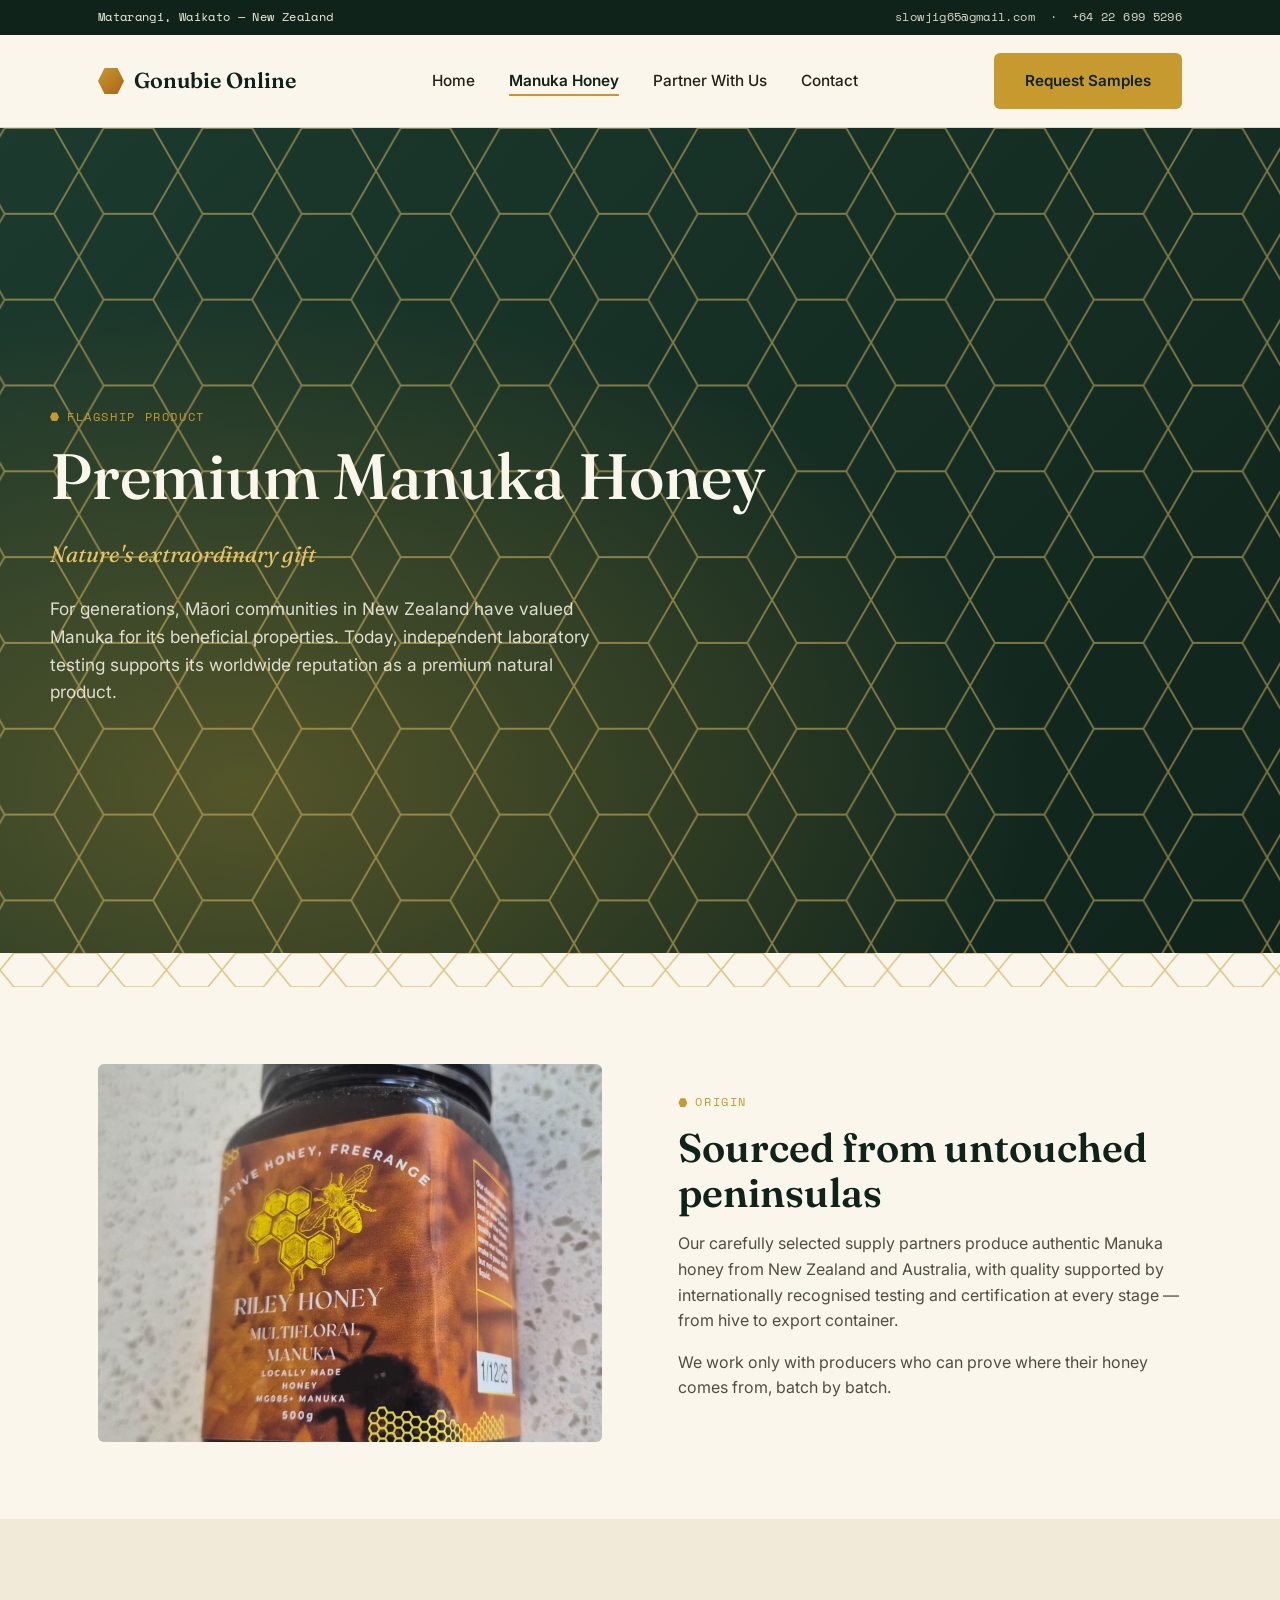
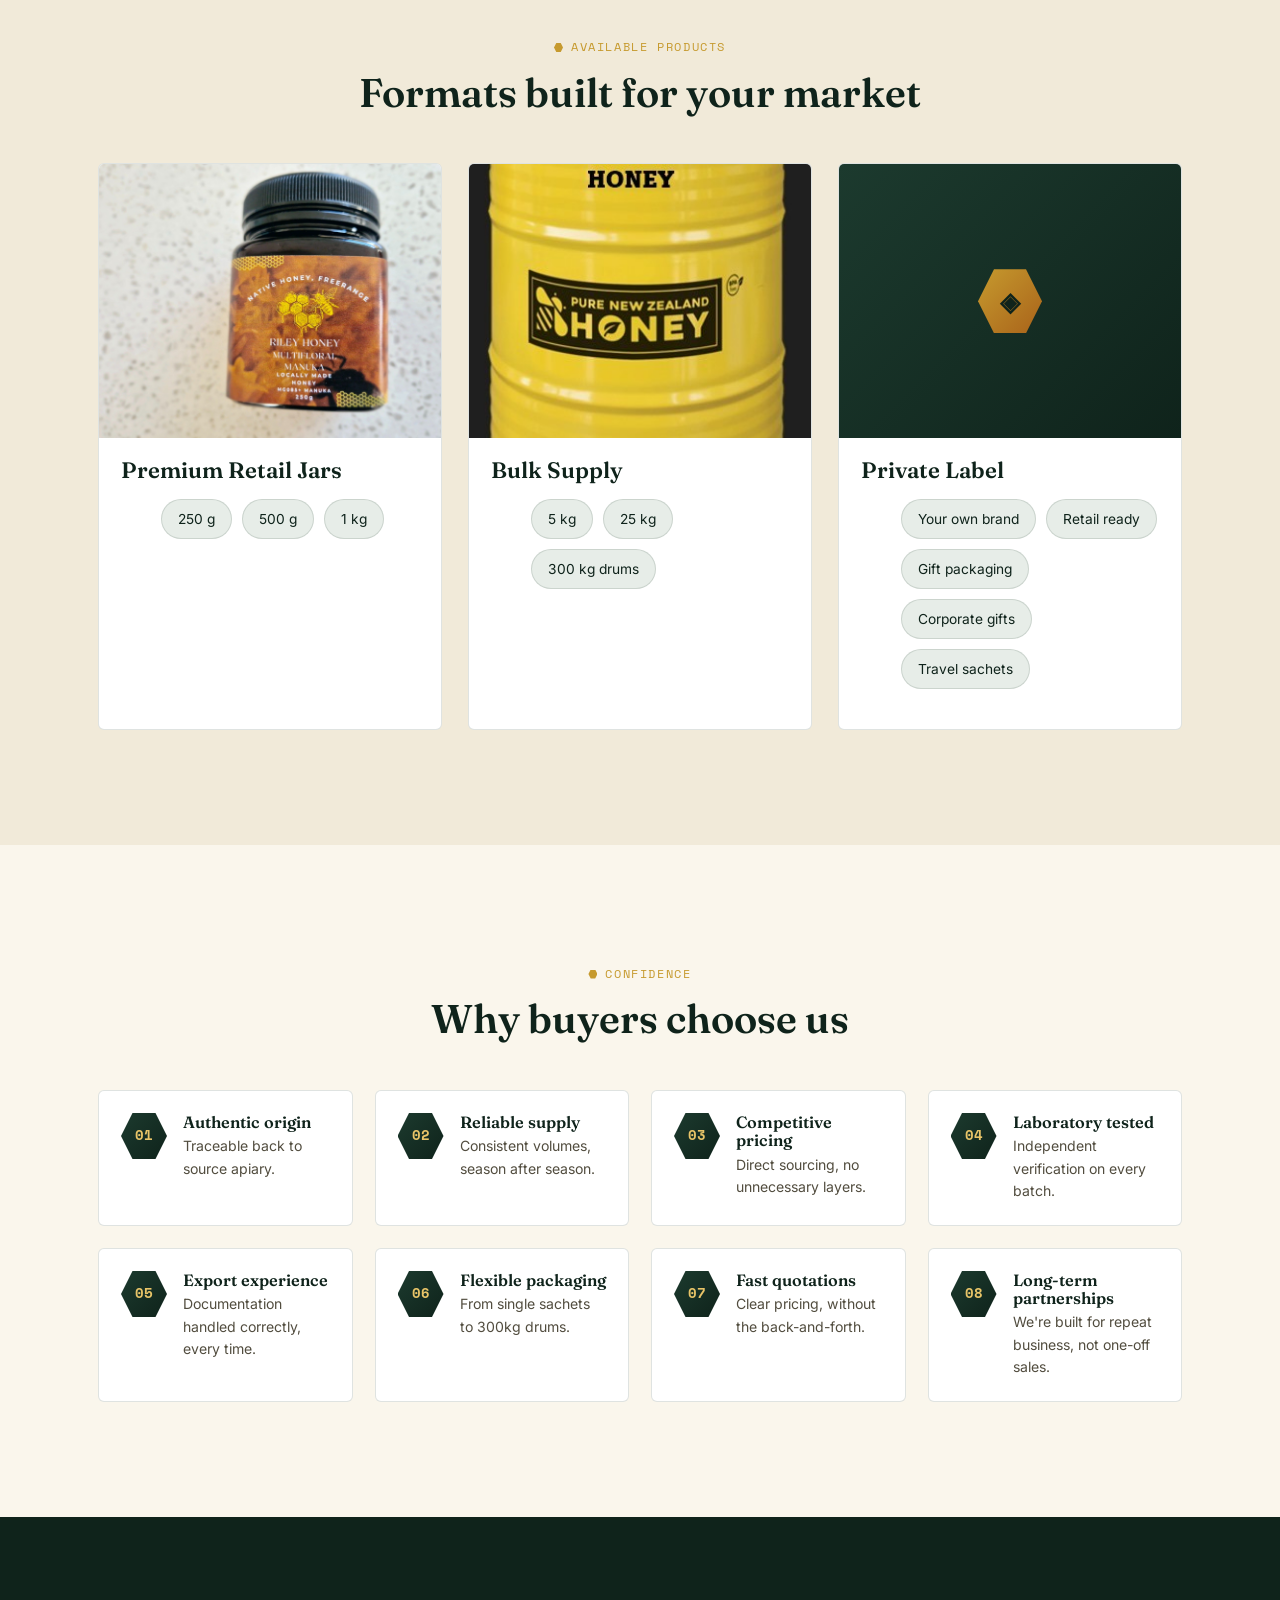
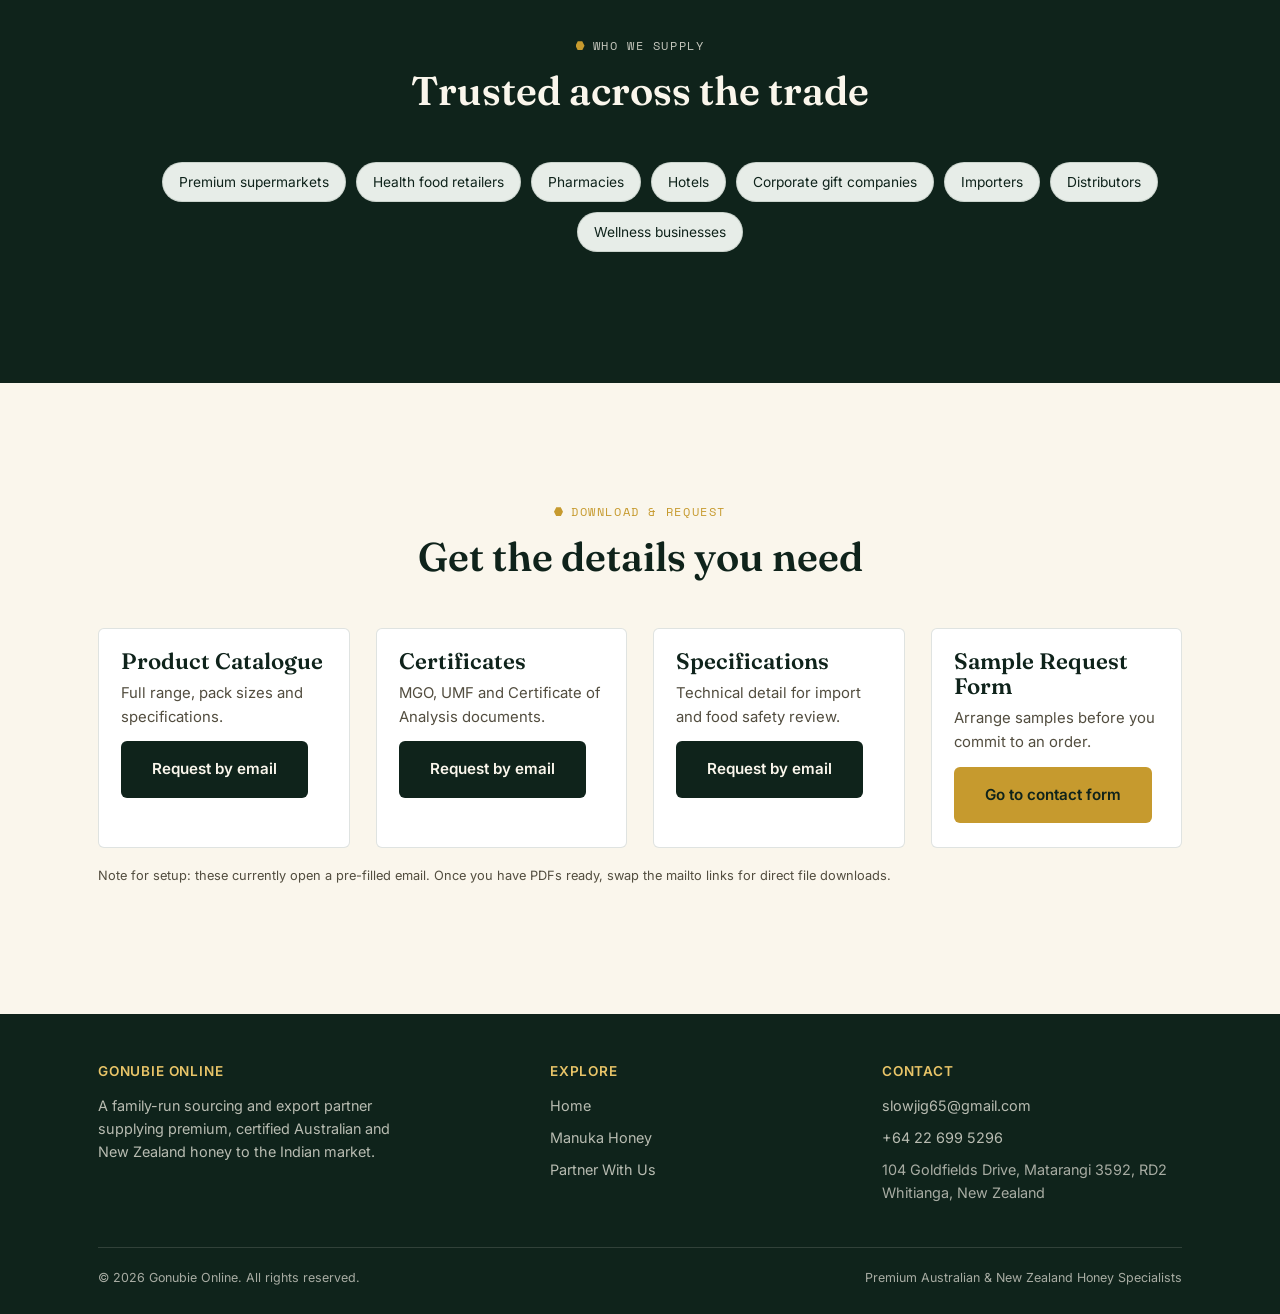
<file: manuka-honey.html>
<!DOCTYPE html>
<html lang="en">
<head>
<meta charset="UTF-8">
<meta name="viewport" content="width=device-width, initial-scale=1.0">
<title>Certified Manuka Honey — MGO &amp; UMF Bulk Supply | Gonubie Online</title>
<meta name="description" content="Certified New Zealand Manuka honey in retail jars, bulk drums (5–300kg) and private label formats. MGO and UMF tested, export-ready with full documentation for importers and distributors.">
<link rel="canonical" href="https://gonubieonline.co.nz/manuka-honey.html">
<meta name="robots" content="index, follow">

<meta property="og:type" content="website">
<meta property="og:site_name" content="Gonubie Online">
<meta property="og:title" content="Certified Manuka Honey — MGO &amp; UMF Bulk Supply | Gonubie Online">
<meta property="og:description" content="Certified New Zealand Manuka honey in retail, bulk and private label formats, MGO and UMF tested and export-ready.">
<meta property="og:url" content="https://gonubieonline.co.nz/manuka-honey.html">
<meta property="og:image" content="https://gonubieonline.co.nz/images/riley-honey-multifloral-manuka-500g.jpg">

<meta name="twitter:card" content="summary_large_image">
<meta name="twitter:title" content="Certified Manuka Honey — MGO &amp; UMF Bulk Supply | Gonubie Online">
<meta name="twitter:description" content="Certified New Zealand Manuka honey in retail, bulk and private label formats, MGO and UMF tested and export-ready.">

<link rel="preconnect" href="https://fonts.googleapis.com">
<link href="https://fonts.googleapis.com/css2?family=Fraunces:opsz,wght@9..144,400;9..144,500;9..144,600&family=Inter:wght@400;500;600;700&family=Space+Mono:wght@400;700&display=swap" rel="stylesheet">
<link rel="stylesheet" href="css/style.css">

<script type="application/ld+json">
{
  "@context": "https://schema.org",
  "@type": "Product",
  "name": "Manuka Honey",
  "description": "Certified New Zealand Manuka honey available in retail jars (250g/500g/1kg), bulk drums (5kg/25kg/300kg) and private label formats.",
  "brand": { "@type": "Brand", "name": "Gonubie Online" },
  "offers": {
    "@type": "AggregateOffer",
    "priceCurrency": "NZD",
    "availability": "https://schema.org/InStock",
    "areaServed": "IN"
  }
}
</script>
</head>
<body>

<div class="topbar">
  <div class="wrap">
    <span>Matarangi, Waikato — New Zealand</span>
    <a href="mailto:slowjig65@gmail.com">slowjig65@gmail.com &nbsp;·&nbsp; +64 22 699 5296</a>
  </div>
</div>

<header class="site-header">
  <div class="wrap">
    <nav class="mainnav">
      <a href="index.html" class="logo"><span class="hex"></span> Gonubie Online</a>
      <ul class="navlinks">
        <li><a href="index.html">Home</a></li>
        <li><a href="manuka-honey.html" class="active">Manuka Honey</a></li>
        <li><a href="partner.html">Partner With Us</a></li>
        <li><a href="partner.html#contact">Contact</a></li>
      </ul>
      <div class="navcta">
        <a href="partner.html#contact" class="btn btn-primary">Request Samples</a>
        <button class="navtoggle" aria-label="Toggle menu" aria-expanded="false">
          <span></span><span></span><span></span>
        </button>
      </div>
    </nav>
  </div>
</header>

<section class="hero">
  <div class="hero-media brand-pattern">
    <svg class="hero-hexlayer" viewBox="0 0 800 500" preserveAspectRatio="xMidYMid slice" xmlns="http://www.w3.org/2000/svg">
      <defs>
        <pattern id="herocomb2" width="60" height="52" patternUnits="userSpaceOnUse">
          <polygon points="15,0 45,0 60,26 45,52 15,52 0,26" fill="none" stroke="#e8c468" stroke-width="1.1" opacity="0.5"/>
        </pattern>
        <radialGradient id="herogold2" cx="20%" cy="80%" r="60%">
          <stop offset="0%" stop-color="#c69a2e" stop-opacity="0.35"/>
          <stop offset="100%" stop-color="#c69a2e" stop-opacity="0"/>
        </radialGradient>
      </defs>
      <rect width="800" height="500" fill="url(#herogold2)"/>
      <rect width="800" height="500" fill="url(#herocomb2)"/>
    </svg>
  </div>
  <div class="wrap hero-inner">
    <p class="eyebrow">Flagship Product</p>
    <h1>Premium Manuka Honey</h1>
    <p class="subhead">Nature's extraordinary gift</p>
    <p class="lead">For generations, Māori communities in New Zealand have valued Manuka for its beneficial properties. Today, independent laboratory testing supports its worldwide reputation as a premium natural product.</p>
  </div>
</section>

<div class="comb-divider">
  <svg viewBox="0 0 1200 34" preserveAspectRatio="none" xmlns="http://www.w3.org/2000/svg">
    <defs>
      <pattern id="comb2" width="52" height="34" patternUnits="userSpaceOnUse">
        <polygon points="13,0 39,0 52,17 39,34 13,34 0,17" fill="none" stroke="#c69a2e" stroke-width="1.4" opacity="0.55"/>
      </pattern>
    </defs>
    <rect width="1200" height="34" fill="#faf6ec"/>
    <rect width="1200" height="34" fill="url(#comb2)"/>
  </svg>
</div>

<section class="section-tight">
  <div class="wrap two-col">
    <div class="placeholder-photo">
      <img src="images/riley-honey-multifloral-manuka-500g.jpg" alt="RILEY Honey Multifloral Manuka, MGO85+, 500g jar">
    </div>
    <div>
      <p class="eyebrow">Origin</p>
      <h2>Sourced from untouched peninsulas</h2>
      <p>Our carefully selected supply partners produce authentic Manuka honey from New Zealand and Australia, with quality supported by internationally recognised testing and certification at every stage — from hive to export container.</p>
      <p>We work only with producers who can prove where their honey comes from, batch by batch.</p>
    </div>
  </div>
</section>

<section class="section-dim">
  <div class="wrap">
    <div class="section-head center">
      <p class="eyebrow">Available Products</p>
      <h2>Formats built for your market</h2>
    </div>
    <div class="grid">
      <div class="card">
        <div class="placeholder-photo"><img src="images/riley-honey-multifloral-manuka-250g.jpg" alt="RILEY Honey 250g retail jar"></div>
        <div class="card-body">
          <h3>Premium Retail Jars</h3>
          <ul class="tag-list"><span>250 g</span><span>500 g</span><span>1 kg</span></ul>
        </div>
      </div>
      <div class="card">
        <div class="placeholder-photo"><img src="images/riley-honey-bulk-drum.jpg" alt="RILEY Honey bulk supply drum"></div>
        <div class="card-body">
          <h3>Bulk Supply</h3>
          <ul class="tag-list"><span>5 kg</span><span>25 kg</span><span>300 kg drums</span></ul>
        </div>
      </div>
      <div class="card">
        <div class="placeholder-photo graphic-tile"><span class="hex-badge lg">◈</span></div>
        <div class="card-body">
          <h3>Private Label</h3>
          <ul class="tag-list"><span>Your own brand</span><span>Retail ready</span><span>Gift packaging</span><span>Corporate gifts</span><span>Travel sachets</span></ul>
        </div>
      </div>
    </div>
  </div>
</section>

<section>
  <div class="wrap">
    <div class="section-head center">
      <p class="eyebrow">Confidence</p>
      <h2>Why buyers choose us</h2>
    </div>
    <div class="hex-grid">
      <div class="hex-item"><div class="hex-badge">01</div><div><h3>Authentic origin</h3><p>Traceable back to source apiary.</p></div></div>
      <div class="hex-item"><div class="hex-badge">02</div><div><h3>Reliable supply</h3><p>Consistent volumes, season after season.</p></div></div>
      <div class="hex-item"><div class="hex-badge">03</div><div><h3>Competitive pricing</h3><p>Direct sourcing, no unnecessary layers.</p></div></div>
      <div class="hex-item"><div class="hex-badge">04</div><div><h3>Laboratory tested</h3><p>Independent verification on every batch.</p></div></div>
      <div class="hex-item"><div class="hex-badge">05</div><div><h3>Export experience</h3><p>Documentation handled correctly, every time.</p></div></div>
      <div class="hex-item"><div class="hex-badge">06</div><div><h3>Flexible packaging</h3><p>From single sachets to 300kg drums.</p></div></div>
      <div class="hex-item"><div class="hex-badge">07</div><div><h3>Fast quotations</h3><p>Clear pricing, without the back-and-forth.</p></div></div>
      <div class="hex-item"><div class="hex-badge">08</div><div><h3>Long-term partnerships</h3><p>We're built for repeat business, not one-off sales.</p></div></div>
    </div>
  </div>
</section>

<section class="section-forest">
  <div class="wrap">
    <div class="section-head center">
      <p class="eyebrow">Who We Supply</p>
      <h2>Trusted across the trade</h2>
    </div>
    <ul class="tag-list center" style="justify-content:center;">
      <span>Premium supermarkets</span>
      <span>Health food retailers</span>
      <span>Pharmacies</span>
      <span>Hotels</span>
      <span>Corporate gift companies</span>
      <span>Importers</span>
      <span>Distributors</span>
      <span>Wellness businesses</span>
    </ul>
  </div>
</section>

<section>
  <div class="wrap">
    <div class="section-head center">
      <p class="eyebrow">Download &amp; Request</p>
      <h2>Get the details you need</h2>
    </div>
    <div class="grid">
      <div class="card"><div class="card-body"><h3>Product Catalogue</h3><p>Full range, pack sizes and specifications.</p><a href="mailto:slowjig65@gmail.com?subject=Request:%20Product%20Catalogue" class="btn btn-dark" style="margin-top:12px;">Request by email</a></div></div>
      <div class="card"><div class="card-body"><h3>Certificates</h3><p>MGO, UMF and Certificate of Analysis documents.</p><a href="mailto:slowjig65@gmail.com?subject=Request:%20Certificates" class="btn btn-dark" style="margin-top:12px;">Request by email</a></div></div>
      <div class="card"><div class="card-body"><h3>Specifications</h3><p>Technical detail for import and food safety review.</p><a href="mailto:slowjig65@gmail.com?subject=Request:%20Specifications" class="btn btn-dark" style="margin-top:12px;">Request by email</a></div></div>
      <div class="card"><div class="card-body"><h3>Sample Request Form</h3><p>Arrange samples before you commit to an order.</p><a href="partner.html#contact" class="btn btn-primary" style="margin-top:12px;">Go to contact form</a></div></div>
    </div>
    <p class="form-note" style="margin-top:18px;">Note for setup: these currently open a pre-filled email. Once you have PDFs ready, swap the mailto links for direct file downloads.</p>
  </div>
</section>

<footer>
  <div class="wrap">
    <div class="footer-grid">
      <div>
        <h4>Gonubie Online</h4>
        <p style="color:rgba(250,246,236,0.72); max-width:320px;">A family-run sourcing and export partner supplying premium, certified Australian and New Zealand honey to the Indian market.</p>
      </div>
      <div>
        <h4>Explore</h4>
        <ul>
          <li><a href="index.html">Home</a></li>
          <li><a href="manuka-honey.html">Manuka Honey</a></li>
          <li><a href="partner.html">Partner With Us</a></li>
        </ul>
      </div>
      <div>
        <h4>Contact</h4>
        <ul>
          <li><a href="mailto:slowjig65@gmail.com">slowjig65@gmail.com</a></li>
          <li><a href="tel:+64226995296">+64 22 699 5296</a></li>
          <li>104 Goldfields Drive, Matarangi 3592, RD2 Whitianga, New Zealand</li>
        </ul>
      </div>
    </div>
    <div class="footer-bottom">
      <span>© <span id="year"></span> Gonubie Online. All rights reserved.</span>
      <span>Premium Australian &amp; New Zealand Honey Specialists</span>
    </div>
  </div>
</footer>

<script src="js/main.js"></script>
<script>document.getElementById("year").textContent = new Date().getFullYear();</script>
</body>
</html>
</file>
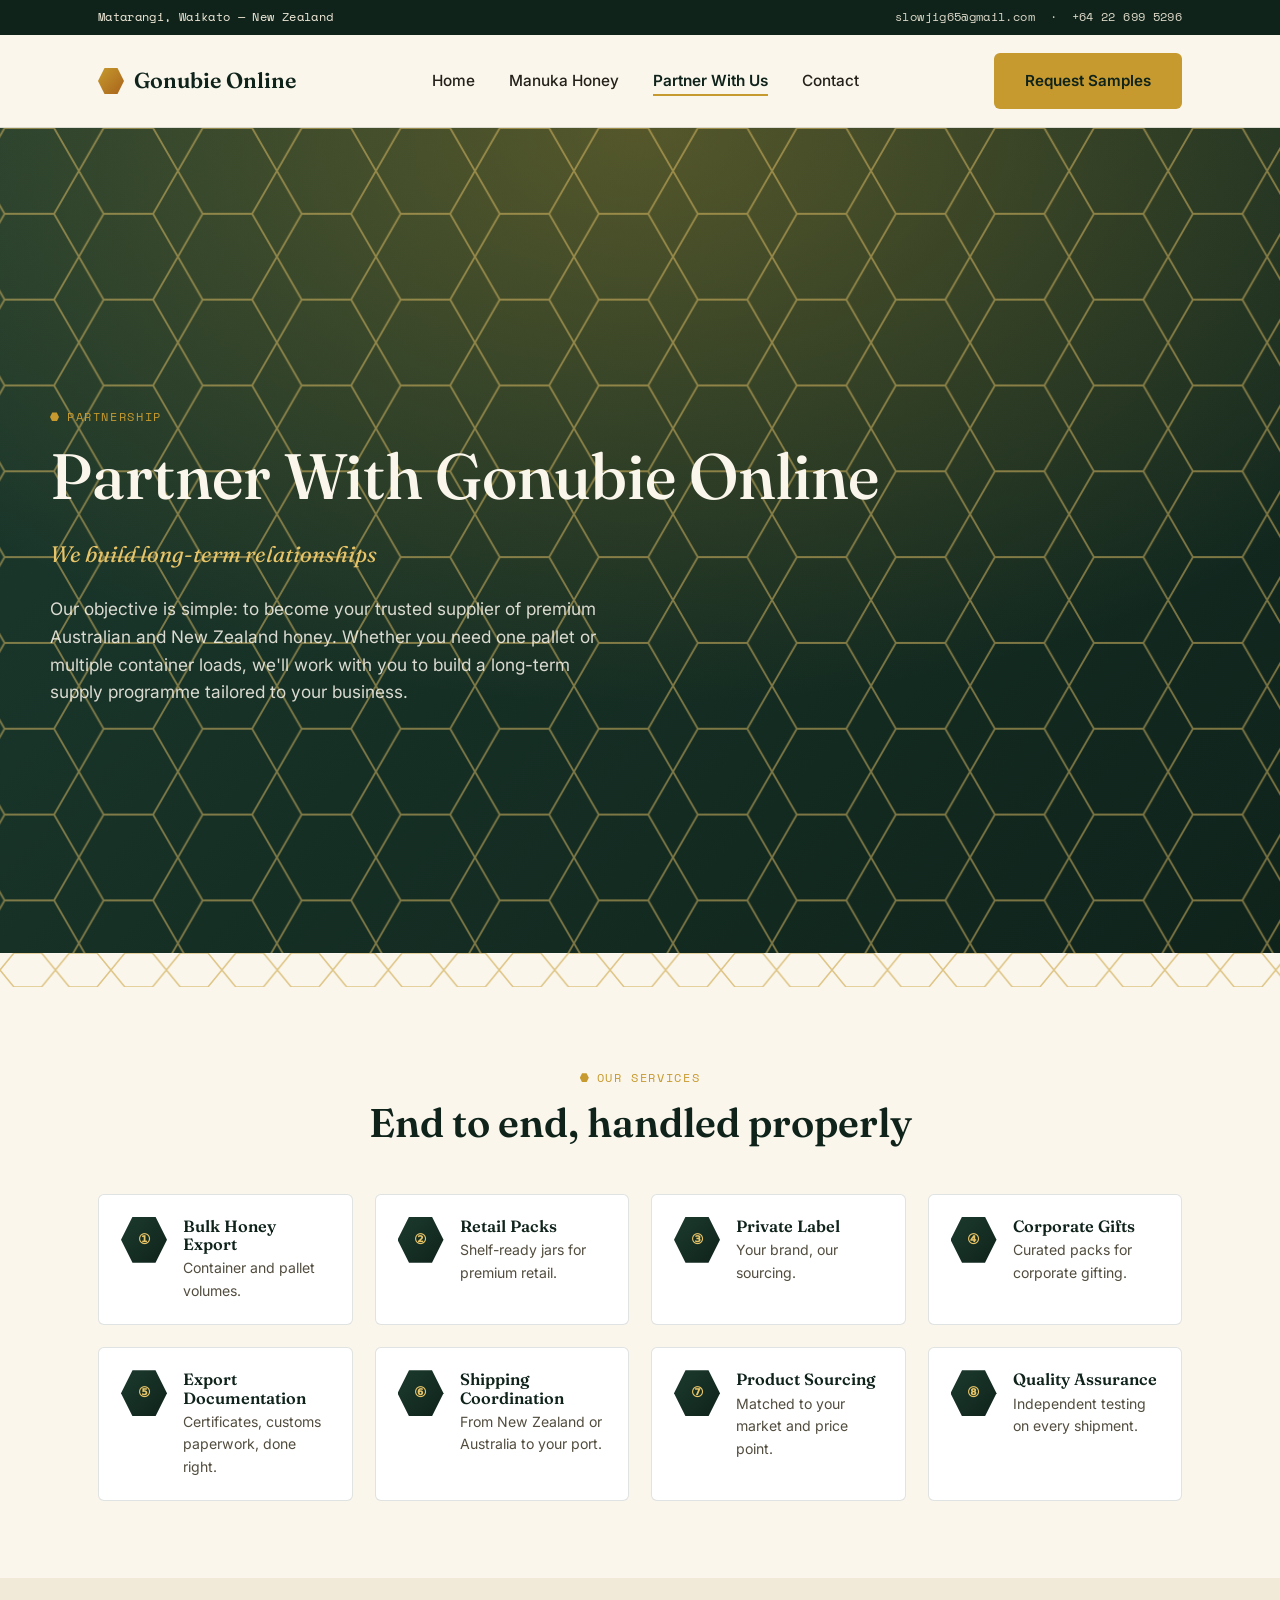
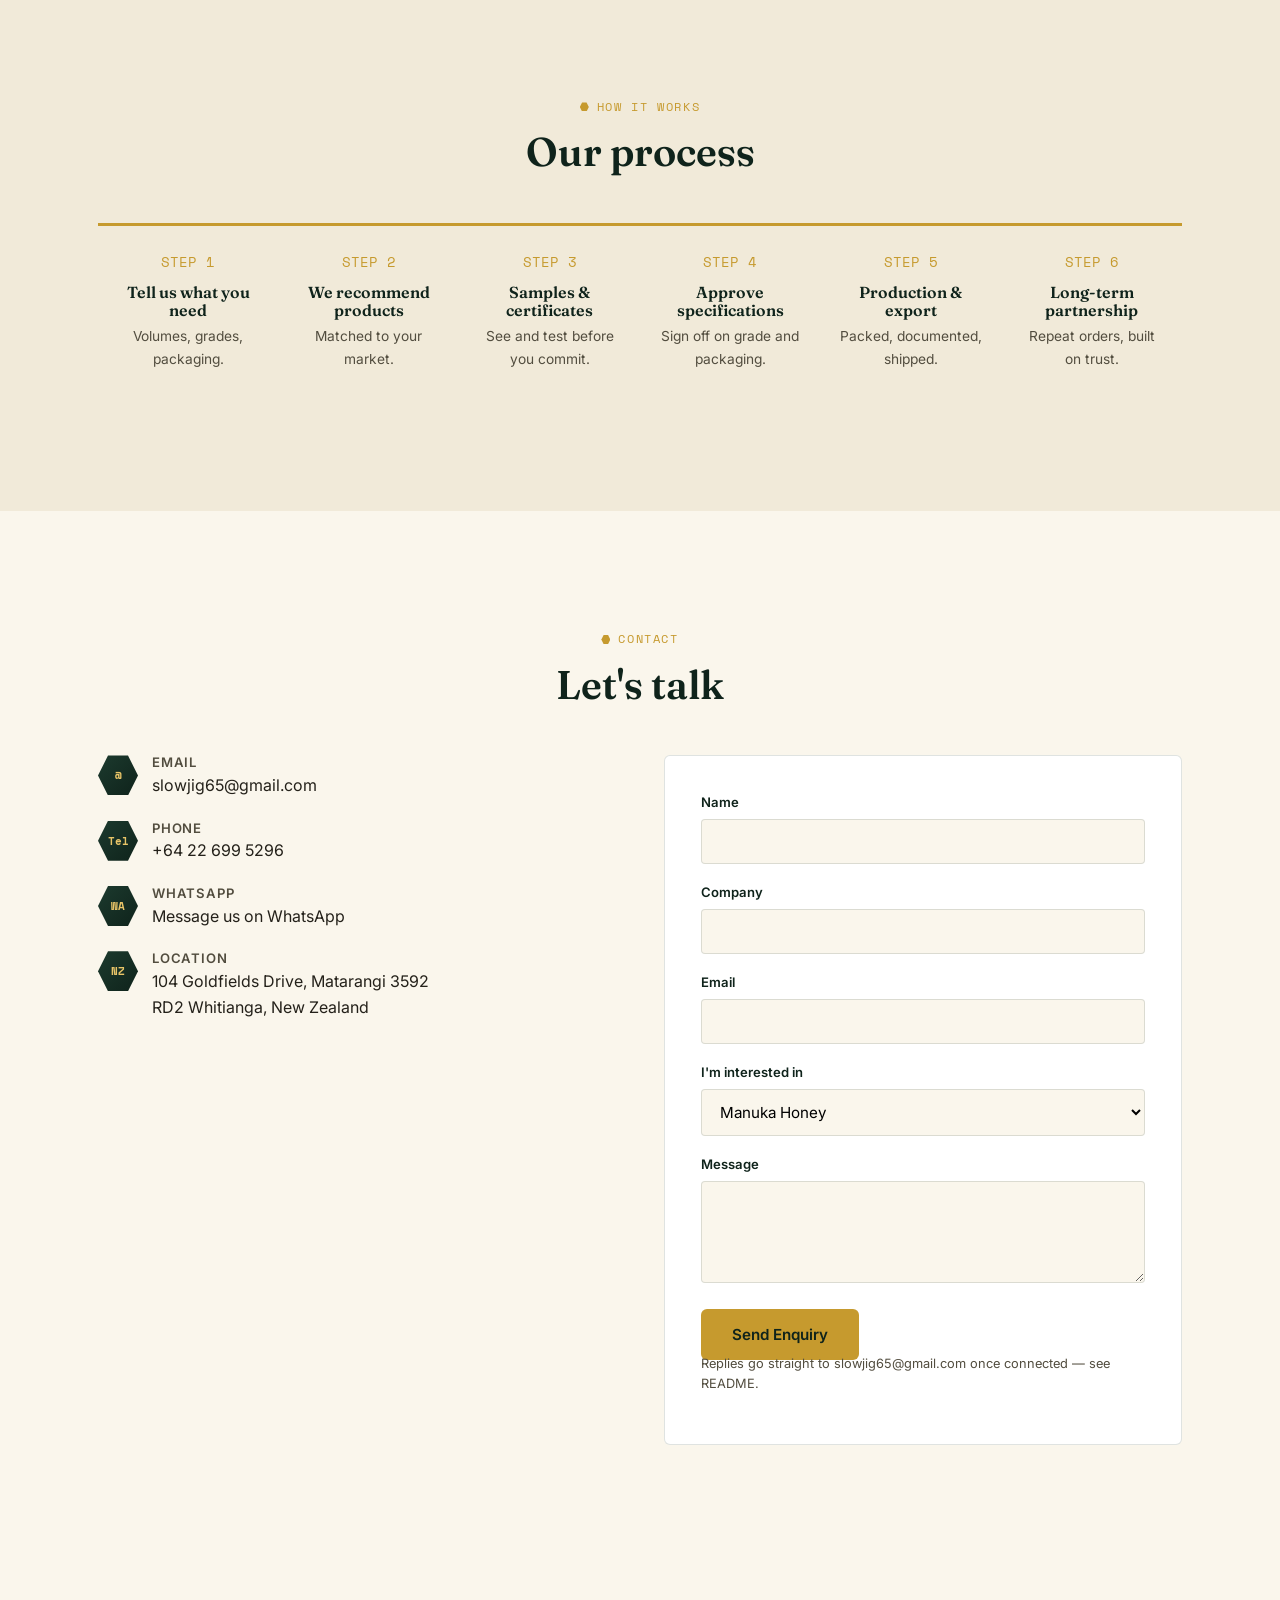
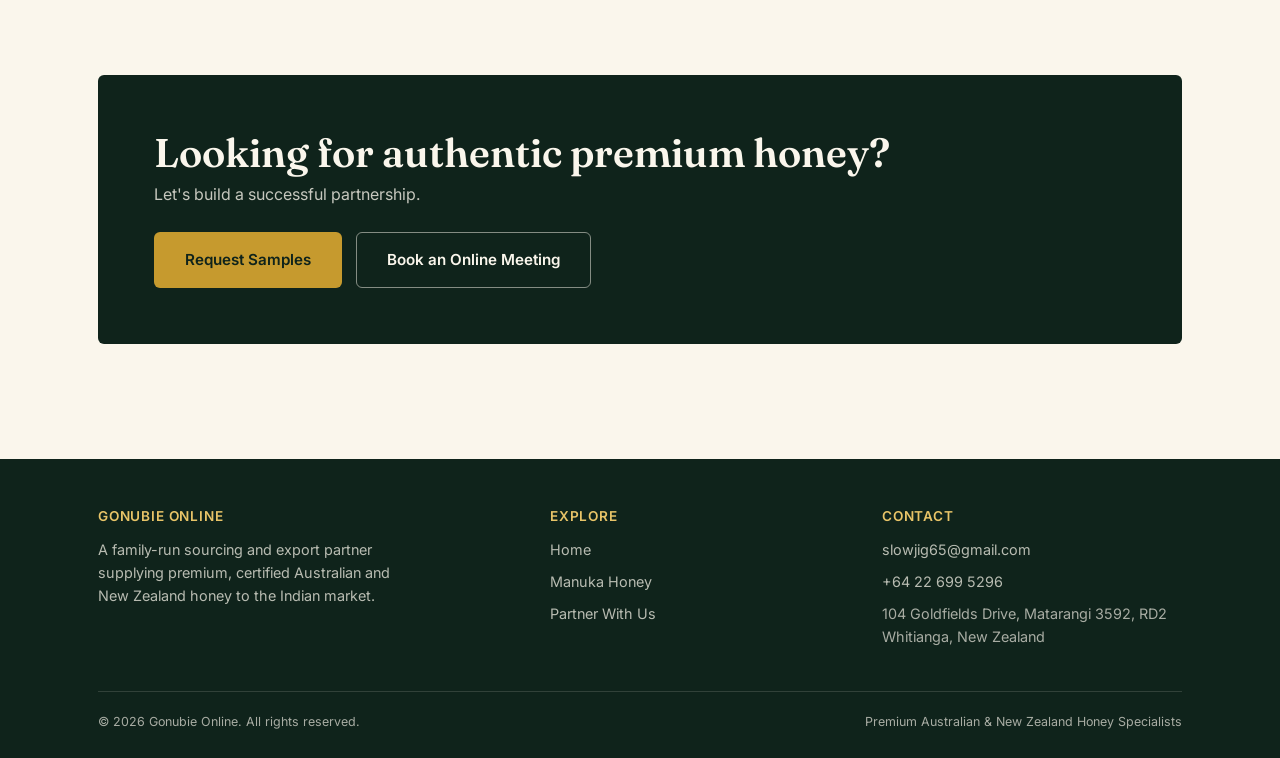
<file: partner.html>
<!DOCTYPE html>
<html lang="en">
<head>
<meta charset="UTF-8">
<meta name="viewport" content="width=device-width, initial-scale=1.0">
<title>Contact a NZ Honey Export Supplier | Gonubie Online</title>
<meta name="description" content="Request samples, certificates or a quote from Gonubie Online — bulk, retail and private label honey export from New Zealand and Australia. Email, phone or WhatsApp us directly.">
<link rel="canonical" href="https://gonubieonline.co.nz/partner.html">
<meta name="robots" content="index, follow">

<meta property="og:type" content="website">
<meta property="og:site_name" content="Gonubie Online">
<meta property="og:title" content="Contact a NZ Honey Export Supplier | Gonubie Online">
<meta property="og:description" content="Request samples, certificates or a quote — bulk, retail and private label honey export from New Zealand and Australia.">
<meta property="og:url" content="https://gonubieonline.co.nz/partner.html">
<meta property="og:image" content="https://gonubieonline.co.nz/images/riley-honey-native-bush-500g.jpg">

<meta name="twitter:card" content="summary_large_image">
<meta name="twitter:title" content="Contact a NZ Honey Export Supplier | Gonubie Online">
<meta name="twitter:description" content="Request samples, certificates or a quote — bulk, retail and private label honey export from New Zealand and Australia.">

<link rel="preconnect" href="https://fonts.googleapis.com">
<link href="https://fonts.googleapis.com/css2?family=Fraunces:opsz,wght@9..144,400;9..144,500;9..144,600&family=Inter:wght@400;500;600;700&family=Space+Mono:wght@400;700&display=swap" rel="stylesheet">
<link rel="stylesheet" href="css/style.css">
</head>
<body>

<div class="topbar">
  <div class="wrap">
    <span>Matarangi, Waikato — New Zealand</span>
    <a href="mailto:slowjig65@gmail.com">slowjig65@gmail.com &nbsp;·&nbsp; +64 22 699 5296</a>
  </div>
</div>

<header class="site-header">
  <div class="wrap">
    <nav class="mainnav">
      <a href="index.html" class="logo"><span class="hex"></span> Gonubie Online</a>
      <ul class="navlinks">
        <li><a href="index.html">Home</a></li>
        <li><a href="manuka-honey.html">Manuka Honey</a></li>
        <li><a href="partner.html" class="active">Partner With Us</a></li>
        <li><a href="partner.html#contact">Contact</a></li>
      </ul>
      <div class="navcta">
        <a href="partner.html#contact" class="btn btn-primary">Request Samples</a>
        <button class="navtoggle" aria-label="Toggle menu" aria-expanded="false">
          <span></span><span></span><span></span>
        </button>
      </div>
    </nav>
  </div>
</header>

<section class="hero">
  <div class="hero-media brand-pattern">
    <svg class="hero-hexlayer" viewBox="0 0 800 500" preserveAspectRatio="xMidYMid slice" xmlns="http://www.w3.org/2000/svg">
      <defs>
        <pattern id="herocomb3" width="60" height="52" patternUnits="userSpaceOnUse">
          <polygon points="15,0 45,0 60,26 45,52 15,52 0,26" fill="none" stroke="#e8c468" stroke-width="1.1" opacity="0.5"/>
        </pattern>
        <radialGradient id="herogold3" cx="50%" cy="0%" r="70%">
          <stop offset="0%" stop-color="#c69a2e" stop-opacity="0.35"/>
          <stop offset="100%" stop-color="#c69a2e" stop-opacity="0"/>
        </radialGradient>
      </defs>
      <rect width="800" height="500" fill="url(#herogold3)"/>
      <rect width="800" height="500" fill="url(#herocomb3)"/>
    </svg>
  </div>
  <div class="wrap hero-inner">
    <p class="eyebrow">Partnership</p>
    <h1>Partner With Gonubie Online</h1>
    <p class="subhead">We build long-term relationships</p>
    <p class="lead">Our objective is simple: to become your trusted supplier of premium Australian and New Zealand honey. Whether you need one pallet or multiple container loads, we'll work with you to build a long-term supply programme tailored to your business.</p>
  </div>
</section>

<div class="comb-divider">
  <svg viewBox="0 0 1200 34" preserveAspectRatio="none" xmlns="http://www.w3.org/2000/svg">
    <defs>
      <pattern id="comb3" width="52" height="34" patternUnits="userSpaceOnUse">
        <polygon points="13,0 39,0 52,17 39,34 13,34 0,17" fill="none" stroke="#c69a2e" stroke-width="1.4" opacity="0.55"/>
      </pattern>
    </defs>
    <rect width="1200" height="34" fill="#faf6ec"/>
    <rect width="1200" height="34" fill="url(#comb3)"/>
  </svg>
</div>

<section class="section-tight">
  <div class="wrap">
    <div class="section-head center">
      <p class="eyebrow">Our Services</p>
      <h2>End to end, handled properly</h2>
    </div>
    <div class="hex-grid">
      <div class="hex-item"><div class="hex-badge">①</div><div><h3>Bulk Honey Export</h3><p>Container and pallet volumes.</p></div></div>
      <div class="hex-item"><div class="hex-badge">②</div><div><h3>Retail Packs</h3><p>Shelf-ready jars for premium retail.</p></div></div>
      <div class="hex-item"><div class="hex-badge">③</div><div><h3>Private Label</h3><p>Your brand, our sourcing.</p></div></div>
      <div class="hex-item"><div class="hex-badge">④</div><div><h3>Corporate Gifts</h3><p>Curated packs for corporate gifting.</p></div></div>
      <div class="hex-item"><div class="hex-badge">⑤</div><div><h3>Export Documentation</h3><p>Certificates, customs paperwork, done right.</p></div></div>
      <div class="hex-item"><div class="hex-badge">⑥</div><div><h3>Shipping Coordination</h3><p>From New Zealand or Australia to your port.</p></div></div>
      <div class="hex-item"><div class="hex-badge">⑦</div><div><h3>Product Sourcing</h3><p>Matched to your market and price point.</p></div></div>
      <div class="hex-item"><div class="hex-badge">⑧</div><div><h3>Quality Assurance</h3><p>Independent testing on every shipment.</p></div></div>
    </div>
  </div>
</section>

<section class="section-dim">
  <div class="wrap">
    <div class="section-head center">
      <p class="eyebrow">How It Works</p>
      <h2>Our process</h2>
    </div>
    <div class="process">
      <div class="process-step"><span class="num">STEP 1</span><h3>Tell us what you need</h3><p>Volumes, grades, packaging.</p></div>
      <div class="process-step"><span class="num">STEP 2</span><h3>We recommend products</h3><p>Matched to your market.</p></div>
      <div class="process-step"><span class="num">STEP 3</span><h3>Samples &amp; certificates</h3><p>See and test before you commit.</p></div>
      <div class="process-step"><span class="num">STEP 4</span><h3>Approve specifications</h3><p>Sign off on grade and packaging.</p></div>
      <div class="process-step"><span class="num">STEP 5</span><h3>Production &amp; export</h3><p>Packed, documented, shipped.</p></div>
      <div class="process-step"><span class="num">STEP 6</span><h3>Long-term partnership</h3><p>Repeat orders, built on trust.</p></div>
    </div>
  </div>
</section>

<section id="contact">
  <div class="wrap">
    <div class="section-head center">
      <p class="eyebrow">Contact</p>
      <h2>Let's talk</h2>
    </div>
    <div class="contact-grid">
      <div>
        <div class="contact-detail">
          <div class="hex-badge">@</div>
          <div><h4>Email</h4><p><a href="mailto:slowjig65@gmail.com">slowjig65@gmail.com</a></p></div>
        </div>
        <div class="contact-detail">
          <div class="hex-badge">Tel</div>
          <div><h4>Phone</h4><p><a href="tel:+64226995296">+64 22 699 5296</a></p></div>
        </div>
        <div class="contact-detail">
          <div class="hex-badge">WA</div>
          <div><h4>WhatsApp</h4><p><a href="https://wa.me/64226995296" target="_blank" rel="noopener">Message us on WhatsApp</a></p></div>
        </div>
        <div class="contact-detail">
          <div class="hex-badge">NZ</div>
          <div><h4>Location</h4><p>104 Goldfields Drive, Matarangi 3592<br>RD2 Whitianga, New Zealand</p></div>
        </div>
      </div>
      <form class="enquiry" action="REPLACE_WITH_FORMSPREE_ENDPOINT" method="POST">
        <label for="name">Name</label>
        <input type="text" id="name" name="name" required>
        <label for="company">Company</label>
        <input type="text" id="company" name="company">
        <label for="email">Email</label>
        <input type="email" id="email" name="email" required>
        <label for="interest">I'm interested in</label>
        <select id="interest" name="interest">
          <option>Manuka Honey</option>
          <option>Bulk Honey</option>
          <option>Private Label Supply</option>
          <option>Retail Gift Packs</option>
          <option>Corporate Gifts</option>
        </select>
        <label for="message">Message</label>
        <textarea id="message" name="message" rows="4" required></textarea>
        <button type="submit" class="btn btn-primary">Send Enquiry</button>
        <p class="form-note">Replies go straight to slowjig65@gmail.com once connected — see README.</p>
      </form>
    </div>
  </div>
</section>

<section>
  <div class="wrap">
    <div class="promise-banner">
      <div>
        <h2>Looking for authentic premium honey?</h2>
        <p>Let's build a successful partnership.</p>
      </div>
      <div style="display:flex; gap:14px; flex-wrap:wrap;">
        <a href="#contact" class="btn btn-primary">Request Samples</a>
        <a href="https://wa.me/64226995296" class="btn btn-outline" target="_blank" rel="noopener">Book an Online Meeting</a>
      </div>
    </div>
  </div>
</section>

<footer>
  <div class="wrap">
    <div class="footer-grid">
      <div>
        <h4>Gonubie Online</h4>
        <p style="color:rgba(250,246,236,0.72); max-width:320px;">A family-run sourcing and export partner supplying premium, certified Australian and New Zealand honey to the Indian market.</p>
      </div>
      <div>
        <h4>Explore</h4>
        <ul>
          <li><a href="index.html">Home</a></li>
          <li><a href="manuka-honey.html">Manuka Honey</a></li>
          <li><a href="partner.html">Partner With Us</a></li>
        </ul>
      </div>
      <div>
        <h4>Contact</h4>
        <ul>
          <li><a href="mailto:slowjig65@gmail.com">slowjig65@gmail.com</a></li>
          <li><a href="tel:+64226995296">+64 22 699 5296</a></li>
          <li>104 Goldfields Drive, Matarangi 3592, RD2 Whitianga, New Zealand</li>
        </ul>
      </div>
    </div>
    <div class="footer-bottom">
      <span>© <span id="year"></span> Gonubie Online. All rights reserved.</span>
      <span>Premium Australian &amp; New Zealand Honey Specialists</span>
    </div>
  </div>
</footer>

<script src="js/main.js"></script>
<script>document.getElementById("year").textContent = new Date().getFullYear();</script>
</body>
</html>
</file>
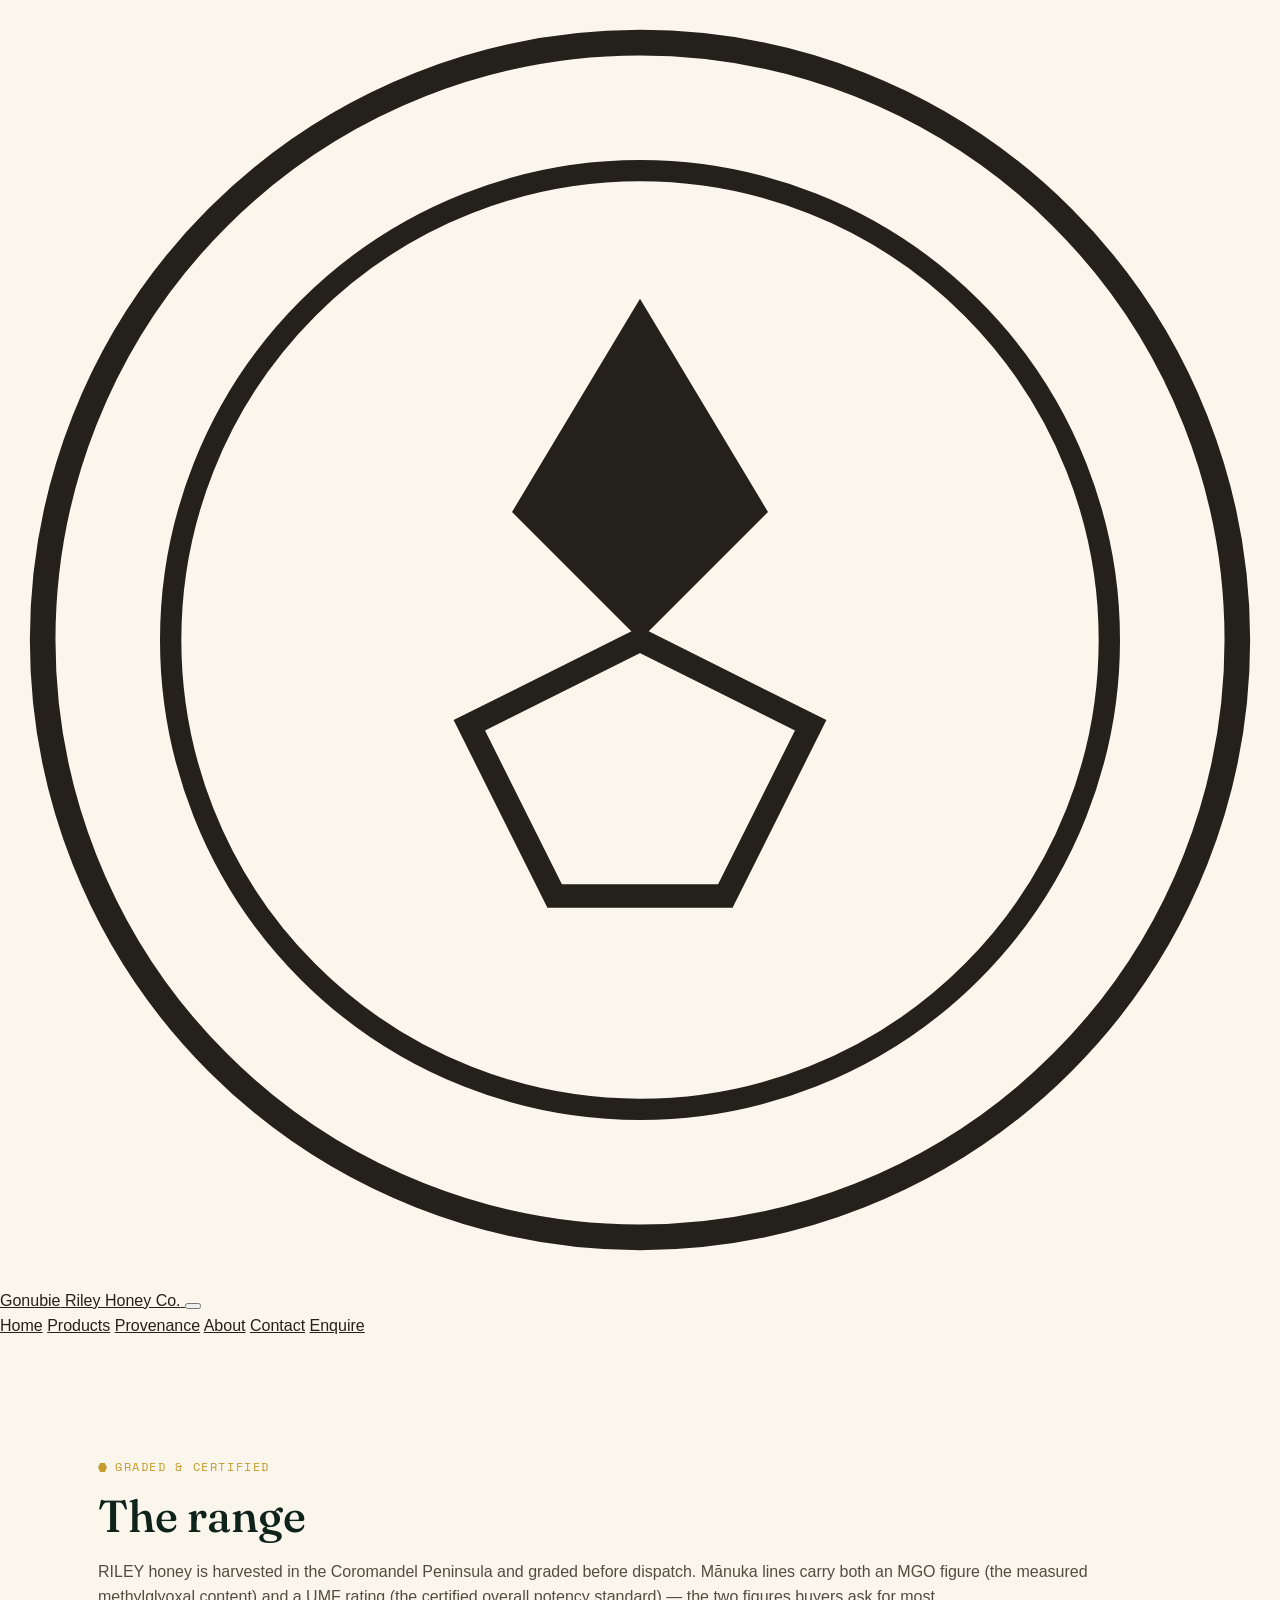
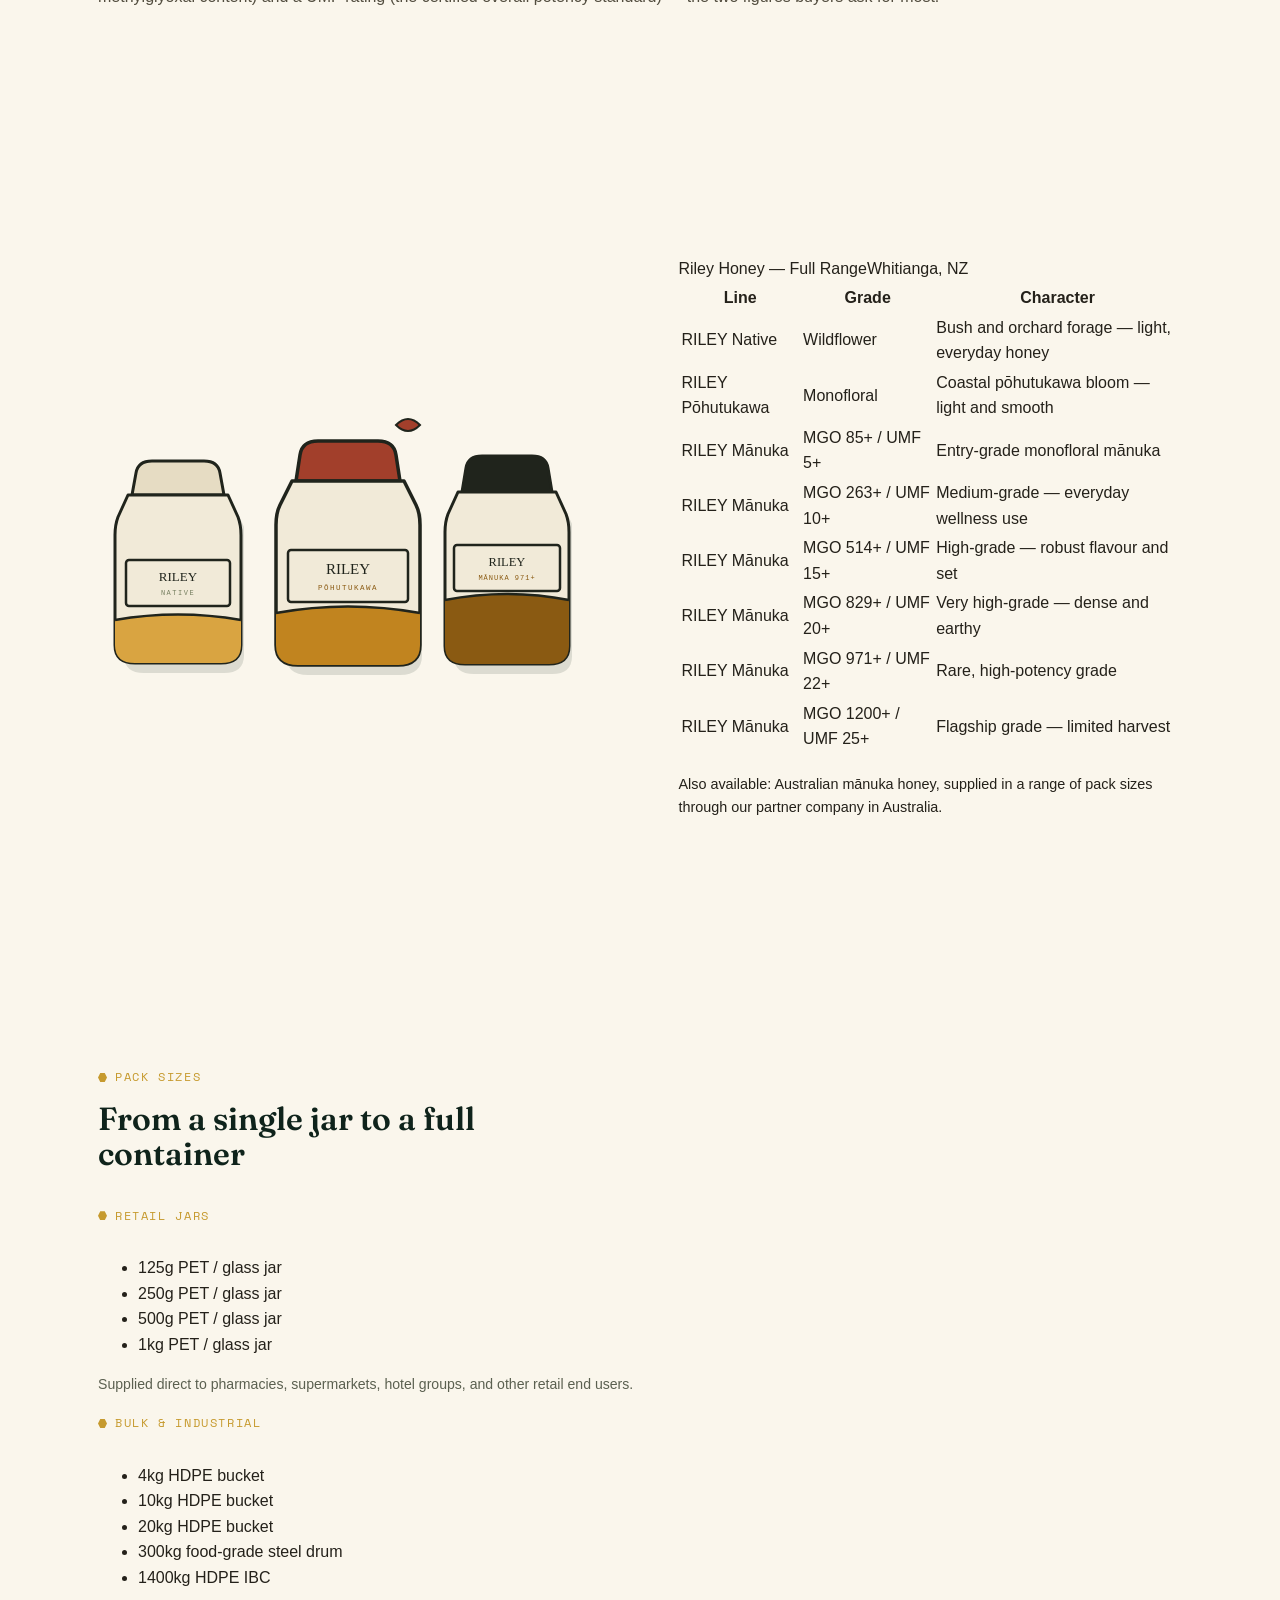
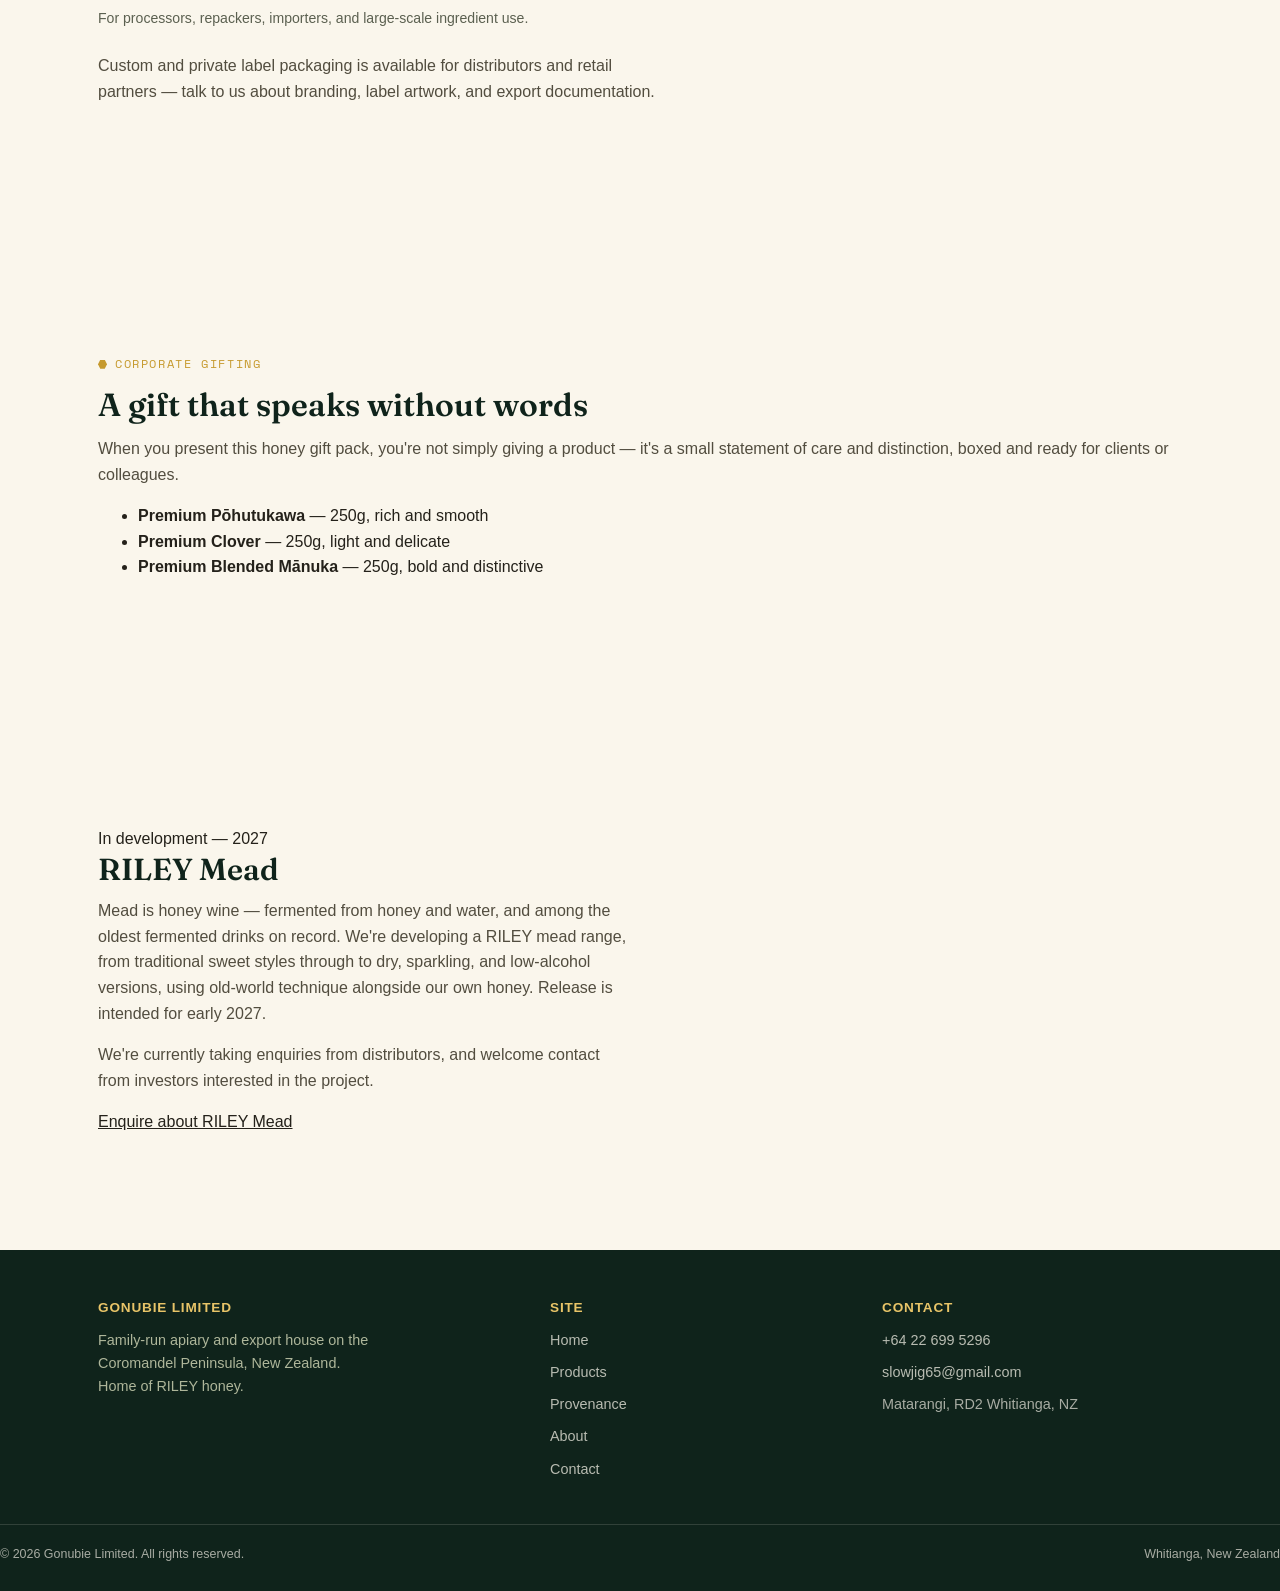
<file: products.html>
<!DOCTYPE html>
<html lang="en">
<head>
<meta charset="UTF-8">
<meta name="viewport" content="width=device-width, initial-scale=1.0">
<title>Products — RILEY Honey by Gonubie Limited</title>
<meta name="description" content="The full RILEY honey range — native, pōhutukawa, and graded mānuka from MGO 85+ to 1200+ — with retail and bulk export pack sizes.">
<link rel="icon" href="images/jar-hero.svg" type="image/svg+xml">
<link rel="preconnect" href="https://fonts.googleapis.com">
<link href="https://fonts.googleapis.com/css2?family=Fraunces:ital,opsz,wght@0,9..144,400;0,9..144,500;0,9..144,600;1,9..144,500&family=Public+Sans:wght@400;500;600;700&family=Space+Mono:wght@400;700&display=swap" rel="stylesheet">
<link rel="stylesheet" href="css/style.css">
</head>
<body>

<header class="site">
  <div class="nav-inner">
    <a href="index.html" class="brand">
      <svg viewBox="0 0 60 60" fill="none" xmlns="http://www.w3.org/2000/svg">
        <circle cx="30" cy="30" r="28" stroke="currentColor" stroke-width="1.2"/>
        <circle cx="30" cy="30" r="22" stroke="currentColor" stroke-width="1"/>
        <path d="M30 14 L36 24 L30 30 L24 24 Z" fill="currentColor"/>
        <path d="M30 30 L38 34 L34 42 L26 42 L22 34 Z" stroke="currentColor" stroke-width="1.1" fill="none"/>
      </svg>
      <span class="brand-text">
        <span class="g">Gonubie</span>
        <span class="r">Riley Honey Co.</span>
      </span>
    </a>
    <button class="menu-toggle" onclick="toggleMenu()" aria-label="Menu">
      <span></span><span></span><span></span>
    </button>
    <nav class="links" id="navLinks">
      <a href="index.html">Home</a>
      <a href="products.html" class="active">Products</a>
      <a href="provenance.html">Provenance</a>
      <a href="about.html">About</a>
      <a href="contact.html">Contact</a>
      <a href="contact.html" class="cta-btn">Enquire</a>
    </nav>
  </div>
</header>

<main>
  <section class="page-head">
    <div class="wrap">
      <div class="eyebrow">Graded & certified</div>
      <h1 style="font-size:clamp(2rem,3.6vw,2.8rem);">The range</h1>
      <p class="lede">RILEY honey is harvested in the Coromandel Peninsula and graded before dispatch. Mānuka lines carry both an MGO figure (the measured methylglyoxal content) and a UMF rating (the certified overall potency standard) — the two figures buyers ask for most.</p>
    </div>
  </section>

  <section class="tight">
    <div class="wrap two-col top">
      <div class="art-frame">
        <img src="images/jar-lineup.svg" alt="Illustration of three jars of RILEY honey — native, pōhutukawa, and mānuka" width="480" height="300">
      </div>
      <div>
        <div class="manifest" style="position:relative;">
          <div class="manifest-head"><span>Riley Honey — Full Range</span><span>Whitianga, NZ</span></div>
          <table class="ledger">
            <thead><tr><th>Line</th><th>Grade</th><th>Character</th></tr></thead>
            <tbody>
              <tr><td class="name">RILEY Native</td><td class="grade">Wildflower</td><td class="note">Bush and orchard forage — light, everyday honey</td></tr>
              <tr><td class="name">RILEY Pōhutukawa</td><td class="grade">Monofloral</td><td class="note">Coastal pōhutukawa bloom — light and smooth</td></tr>
              <tr><td class="name">RILEY Mānuka</td><td class="grade">MGO 85+ / UMF 5+</td><td class="note">Entry-grade monofloral mānuka</td></tr>
              <tr><td class="name">RILEY Mānuka</td><td class="grade">MGO 263+ / UMF 10+</td><td class="note">Medium-grade — everyday wellness use</td></tr>
              <tr><td class="name">RILEY Mānuka</td><td class="grade">MGO 514+ / UMF 15+</td><td class="note">High-grade — robust flavour and set</td></tr>
              <tr><td class="name">RILEY Mānuka</td><td class="grade">MGO 829+ / UMF 20+</td><td class="note">Very high-grade — dense and earthy</td></tr>
              <tr><td class="name">RILEY Mānuka</td><td class="grade">MGO 971+ / UMF 22+</td><td class="note">Rare, high-potency grade</td></tr>
              <tr><td class="name">RILEY Mānuka</td><td class="grade">MGO 1200+ / UMF 25+</td><td class="note">Flagship grade — limited harvest</td></tr>
            </tbody>
          </table>
        </div>
        <p style="margin-top:18px; font-size:.9rem; color:var(--sage);">Also available: Australian mānuka honey, supplied in a range of pack sizes through our partner company in Australia.</p>
      </div>
    </div>
  </section>

  <section class="band-deep">
    <div class="wrap">
      <div class="eyebrow">Pack sizes</div>
      <h2 style="font-size:clamp(1.5rem,2.6vw,2rem); max-width:20ch;">From a single jar to a full container</h2>
      <div class="pack-grid" style="margin-top:30px;">
        <div class="pack-card">
          <div class="eyebrow">Retail jars</div>
          <ul>
            <li>125g PET / glass jar</li>
            <li>250g PET / glass jar</li>
            <li>500g PET / glass jar</li>
            <li>1kg PET / glass jar</li>
          </ul>
          <p style="margin-top:14px; font-size:.88rem; color:#5b6050;">Supplied direct to pharmacies, supermarkets, hotel groups, and other retail end users.</p>
        </div>
        <div class="pack-card">
          <div class="eyebrow">Bulk & industrial</div>
          <ul>
            <li>4kg HDPE bucket</li>
            <li>10kg HDPE bucket</li>
            <li>20kg HDPE bucket</li>
            <li>300kg food-grade steel drum</li>
            <li>1400kg HDPE IBC</li>
          </ul>
          <p style="margin-top:14px; font-size:.88rem; color:#5b6050;">For processors, repackers, importers, and large-scale ingredient use.</p>
        </div>
      </div>
      <p style="margin-top:24px; max-width:64ch;">Custom and private label packaging is available for distributors and retail partners — talk to us about branding, label artwork, and export documentation.</p>
    </div>
  </section>

  <section>
    <div class="wrap gift-panel">
      <div>
        <div class="eyebrow">Corporate gifting</div>
        <h2 style="font-size:clamp(1.5rem,2.6vw,2rem);">A gift that speaks without words</h2>
        <p>When you present this honey gift pack, you're not simply giving a product — it's a small statement of care and distinction, boxed and ready for clients or colleagues.</p>
      </div>
      <ul class="gift-list">
        <li><b>Premium Pōhutukawa</b> — 250g, rich and smooth</li>
        <li><b>Premium Clover</b> — 250g, light and delicate</li>
        <li><b>Premium Blended Mānuka</b> — 250g, bold and distinctive</li>
      </ul>
    </div>
  </section>

  <section class="tight band-deep">
    <div class="wrap">
      <div class="future-panel" style="background:var(--paper);">
        <span class="future-tag">In development — 2027</span>
        <h2 style="font-size:clamp(1.4rem,2.4vw,1.9rem);">RILEY Mead</h2>
        <p style="max-width:60ch;">Mead is honey wine — fermented from honey and water, and among the oldest fermented drinks on record. We're developing a RILEY mead range, from traditional sweet styles through to dry, sparkling, and low-alcohol versions, using old-world technique alongside our own honey. Release is intended for early 2027.</p>
        <p style="max-width:60ch;">We're currently taking enquiries from distributors, and welcome contact from investors interested in the project.</p>
        <a href="contact.html" class="cta-btn outline">Enquire about RILEY Mead</a>
      </div>
    </div>
  </section>
</main>

<footer>
  <div class="wrap footer-grid">
    <div>
      <h4>Gonubie Limited</h4>
      <p style="max-width:34ch; color:#aeb69a;">Family-run apiary and export house on the Coromandel Peninsula, New Zealand. Home of RILEY honey.</p>
    </div>
    <div>
      <h4>Site</h4>
      <ul class="flist">
        <li><a href="index.html">Home</a></li>
        <li><a href="products.html">Products</a></li>
        <li><a href="provenance.html">Provenance</a></li>
        <li><a href="about.html">About</a></li>
        <li><a href="contact.html">Contact</a></li>
      </ul>
    </div>
    <div>
      <h4>Contact</h4>
      <ul class="flist">
        <li><a href="tel:+64226995296">+64 22 699 5296</a></li>
        <li><a href="mailto:slowjig65@gmail.com">slowjig65@gmail.com</a></li>
        <li>Matarangi, RD2 Whitianga, NZ</li>
      </ul>
    </div>
  </div>
  <div class="footer-bottom">
    <span>© 2026 Gonubie Limited. All rights reserved.</span>
    <span>Whitianga, New Zealand</span>
  </div>
</footer>

<script src="js/main.js"></script>
</body>
</html>
</file>
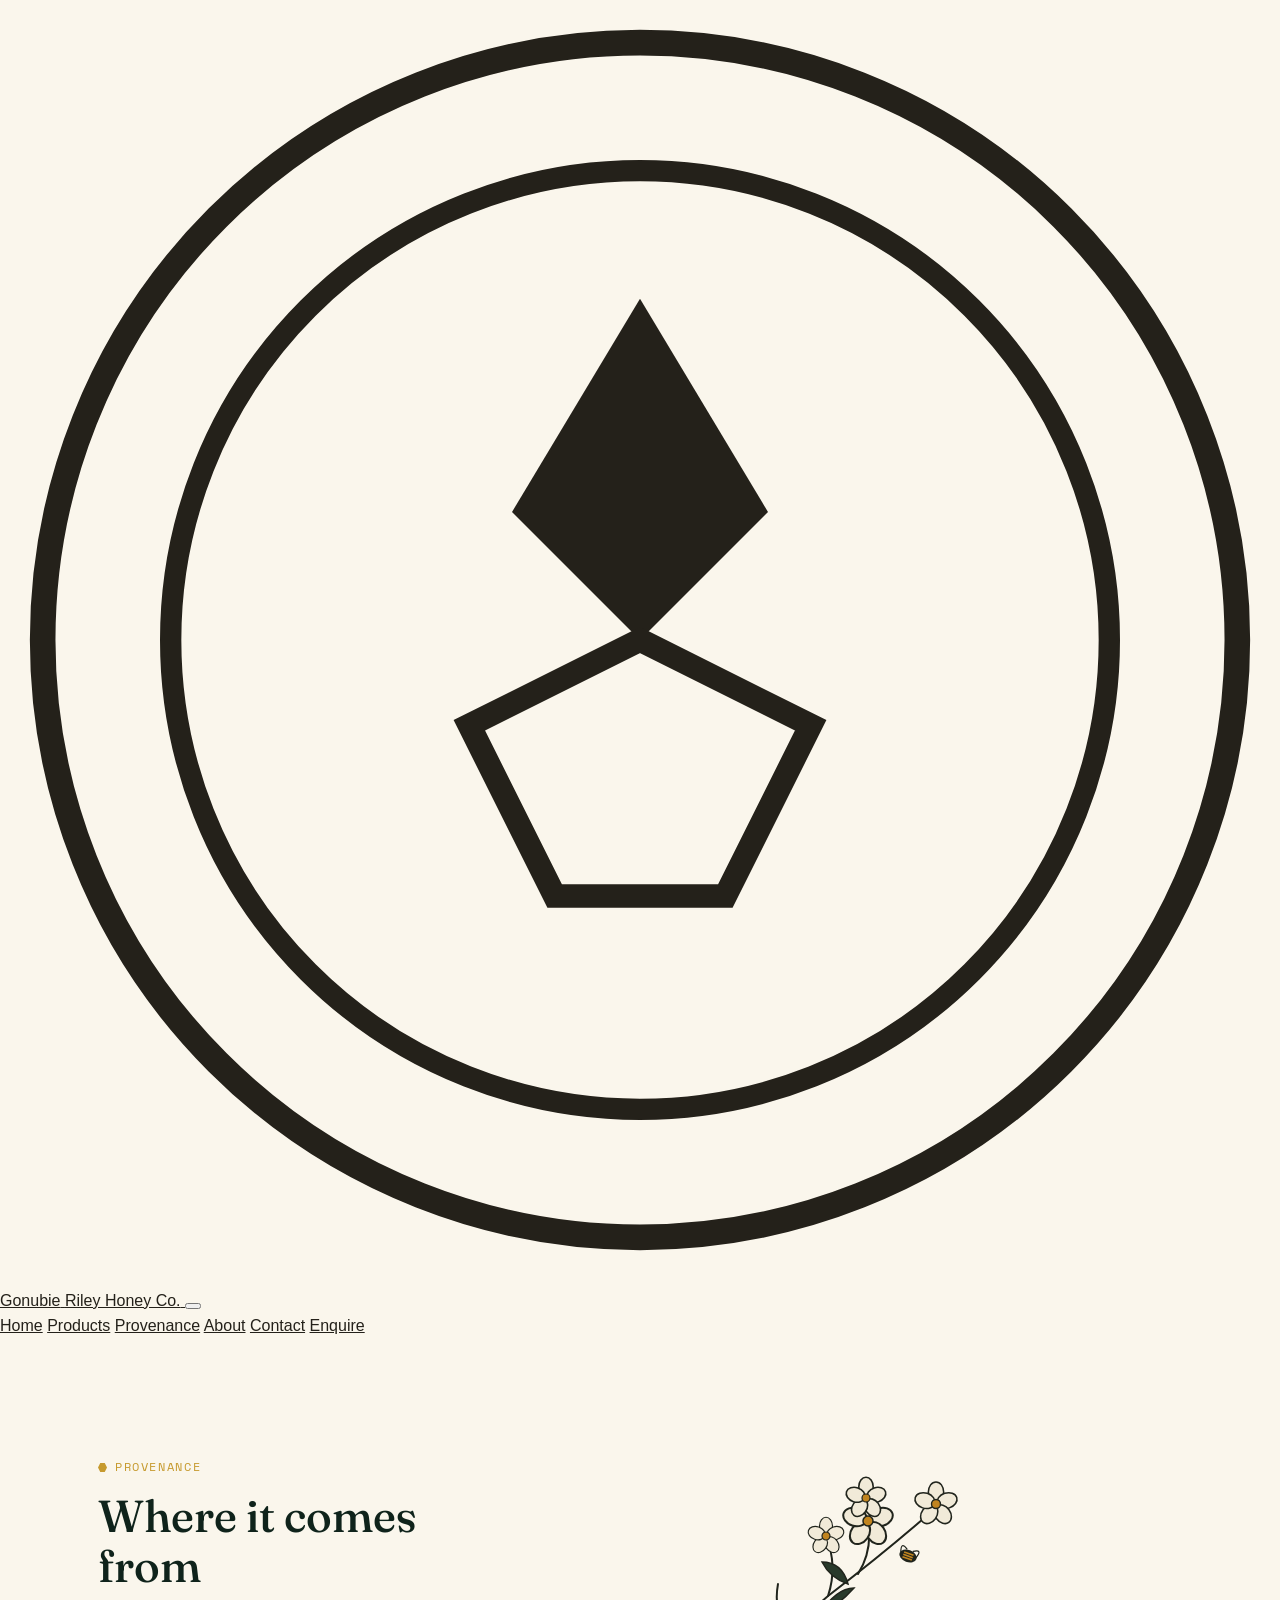
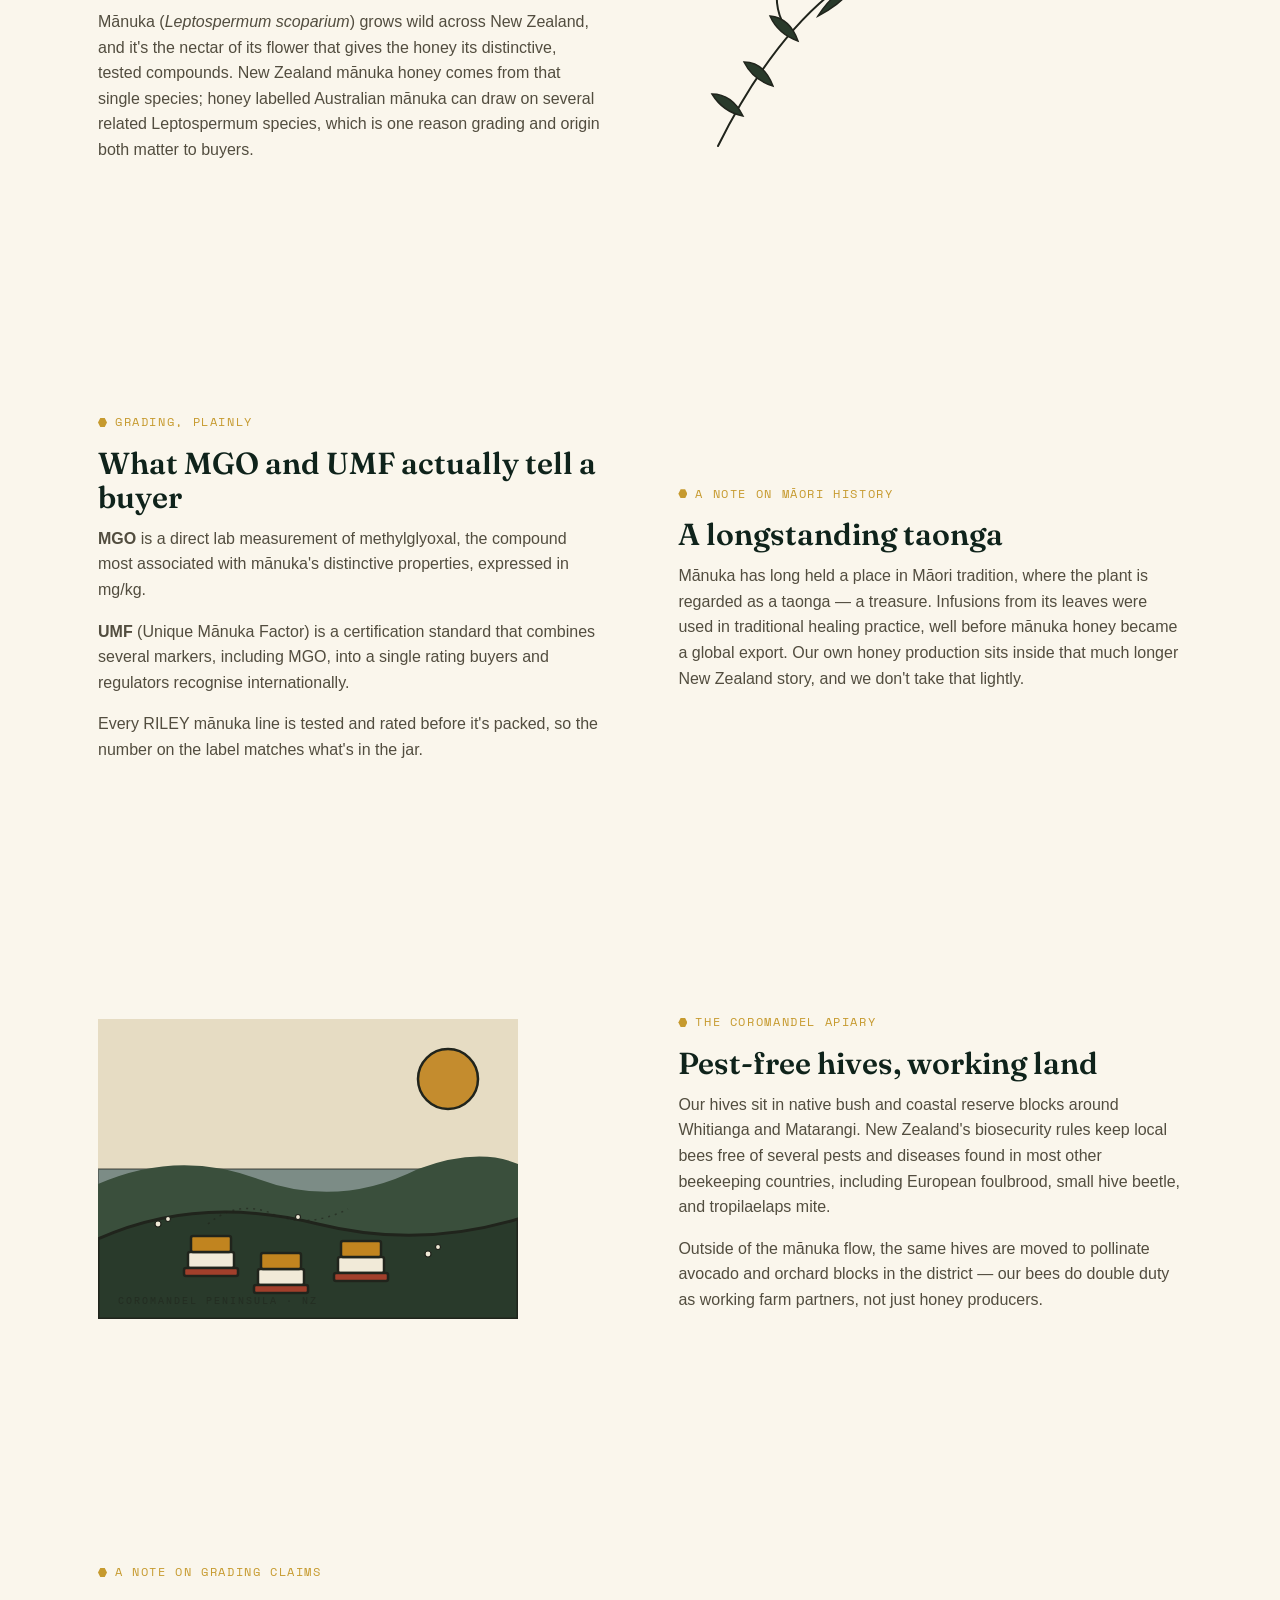
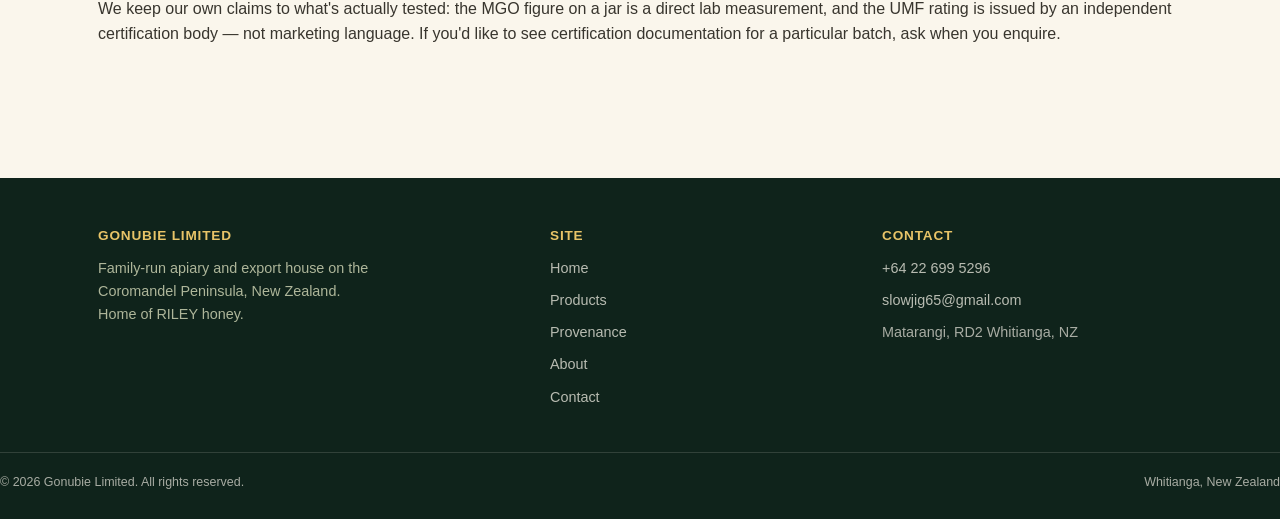
<file: provenance.html>
<!DOCTYPE html>
<html lang="en">
<head>
<meta charset="UTF-8">
<meta name="viewport" content="width=device-width, initial-scale=1.0">
<title>Provenance — RILEY Honey by Gonubie Limited</title>
<meta name="description" content="Where RILEY honey comes from — the Coromandel Peninsula, New Zealand's mānuka, MGO and UMF grading, and the Māori history behind the plant.">
<link rel="icon" href="images/jar-hero.svg" type="image/svg+xml">
<link rel="preconnect" href="https://fonts.googleapis.com">
<link href="https://fonts.googleapis.com/css2?family=Fraunces:ital,opsz,wght@0,9..144,400;0,9..144,500;0,9..144,600;1,9..144,500&family=Public+Sans:wght@400;500;600;700&family=Space+Mono:wght@400;700&display=swap" rel="stylesheet">
<link rel="stylesheet" href="css/style.css">
</head>
<body>

<header class="site">
  <div class="nav-inner">
    <a href="index.html" class="brand">
      <svg viewBox="0 0 60 60" fill="none" xmlns="http://www.w3.org/2000/svg">
        <circle cx="30" cy="30" r="28" stroke="currentColor" stroke-width="1.2"/>
        <circle cx="30" cy="30" r="22" stroke="currentColor" stroke-width="1"/>
        <path d="M30 14 L36 24 L30 30 L24 24 Z" fill="currentColor"/>
        <path d="M30 30 L38 34 L34 42 L26 42 L22 34 Z" stroke="currentColor" stroke-width="1.1" fill="none"/>
      </svg>
      <span class="brand-text">
        <span class="g">Gonubie</span>
        <span class="r">Riley Honey Co.</span>
      </span>
    </a>
    <button class="menu-toggle" onclick="toggleMenu()" aria-label="Menu">
      <span></span><span></span><span></span>
    </button>
    <nav class="links" id="navLinks">
      <a href="index.html">Home</a>
      <a href="products.html">Products</a>
      <a href="provenance.html" class="active">Provenance</a>
      <a href="about.html">About</a>
      <a href="contact.html">Contact</a>
      <a href="contact.html" class="cta-btn">Enquire</a>
    </nav>
  </div>
</header>

<main>
  <section class="page-head">
    <div class="wrap two-col top">
      <div>
        <div class="eyebrow">Provenance</div>
        <h1 style="font-size:clamp(2rem,3.6vw,2.8rem); max-width:14ch;">Where it comes from</h1>
        <p class="lede">Mānuka (<em>Leptospermum scoparium</em>) grows wild across New Zealand, and it's the nectar of its flower that gives the honey its distinctive, tested compounds. New Zealand mānuka honey comes from that single species; honey labelled Australian mānuka can draw on several related Leptospermum species, which is one reason grading and origin both matter to buyers.</p>
      </div>
      <div class="art-frame">
        <img src="images/manuka-sprig.svg" alt="Botanical line illustration of mānuka flowers, leaves, and a bee" width="400" height="300">
      </div>
    </div>
  </section>

  <section class="band-deep">
    <div class="wrap two-col">
      <div>
        <div class="eyebrow">Grading, plainly</div>
        <h2 style="font-size:clamp(1.4rem,2.4vw,1.9rem);">What MGO and UMF actually tell a buyer</h2>
        <p><b>MGO</b> is a direct lab measurement of methylglyoxal, the compound most associated with mānuka's distinctive properties, expressed in mg/kg.</p>
        <p><b>UMF</b> (Unique Mānuka Factor) is a certification standard that combines several markers, including MGO, into a single rating buyers and regulators recognise internationally.</p>
        <p>Every RILEY mānuka line is tested and rated before it's packed, so the number on the label matches what's in the jar.</p>
      </div>
      <div>
        <div class="eyebrow">A note on Māori history</div>
        <h2 style="font-size:clamp(1.4rem,2.4vw,1.9rem);">A longstanding taonga</h2>
        <p>Mānuka has long held a place in Māori tradition, where the plant is regarded as a taonga — a treasure. Infusions from its leaves were used in traditional healing practice, well before mānuka honey became a global export. Our own honey production sits inside that much longer New Zealand story, and we don't take that lightly.</p>
      </div>
    </div>
  </section>

  <section>
    <div class="wrap two-col rev top">
      <div class="art-frame">
        <img src="images/apiary-hillside.svg" alt="Illustration of RILEY beehives on a Coromandel hillside overlooking the coast" width="420" height="300">
      </div>
      <div>
        <div class="eyebrow">The Coromandel apiary</div>
        <h2 style="font-size:clamp(1.4rem,2.4vw,1.9rem);">Pest-free hives, working land</h2>
        <p>Our hives sit in native bush and coastal reserve blocks around Whitianga and Matarangi. New Zealand's biosecurity rules keep local bees free of several pests and diseases found in most other beekeeping countries, including European foulbrood, small hive beetle, and tropilaelaps mite.</p>
        <p>Outside of the mānuka flow, the same hives are moved to pollinate avocado and orchard blocks in the district — our bees do double duty as working farm partners, not just honey producers.</p>
      </div>
    </div>
  </section>

  <section class="tight band-bush">
    <div class="wrap">
      <div class="eyebrow">A note on grading claims</div>
      <p class="lede" style="color:var(--paper); opacity:.9;">We keep our own claims to what's actually tested: the MGO figure on a jar is a direct lab measurement, and the UMF rating is issued by an independent certification body — not marketing language. If you'd like to see certification documentation for a particular batch, ask when you enquire.</p>
    </div>
  </section>
</main>

<footer>
  <div class="wrap footer-grid">
    <div>
      <h4>Gonubie Limited</h4>
      <p style="max-width:34ch; color:#aeb69a;">Family-run apiary and export house on the Coromandel Peninsula, New Zealand. Home of RILEY honey.</p>
    </div>
    <div>
      <h4>Site</h4>
      <ul class="flist">
        <li><a href="index.html">Home</a></li>
        <li><a href="products.html">Products</a></li>
        <li><a href="provenance.html">Provenance</a></li>
        <li><a href="about.html">About</a></li>
        <li><a href="contact.html">Contact</a></li>
      </ul>
    </div>
    <div>
      <h4>Contact</h4>
      <ul class="flist">
        <li><a href="tel:+64226995296">+64 22 699 5296</a></li>
        <li><a href="mailto:slowjig65@gmail.com">slowjig65@gmail.com</a></li>
        <li>Matarangi, RD2 Whitianga, NZ</li>
      </ul>
    </div>
  </div>
  <div class="footer-bottom">
    <span>© 2026 Gonubie Limited. All rights reserved.</span>
    <span>Whitianga, New Zealand</span>
  </div>
</footer>

<script src="js/main.js"></script>
</body>
</html>
</file>
<file: css/style.css>
/* ============================================
   GONUBIE ONLINE — Design Tokens
   Palette: deep forest green, warm gold, honey amber, cream
   Type: Fraunces (display) / Inter (body) / Space Mono (labels, certification stamps)
   Signature: honeycomb hexagon geometry used structurally — dividers, badges, bullets
   ============================================ */

:root {
  --forest: #1c3a2e;
  --forest-dark: #0f231b;
  --forest-tint: #e7ede8;
  --gold: #c69a2e;
  --gold-light: #e8c468;
  --amber: #a9631a;
  --cream: #faf6ec;
  --cream-dim: #f1ead9;
  --ink: #24211a;
  --ink-soft: #524d3f;
  --line: rgba(28, 58, 46, 0.14);

  --font-display: "Fraunces", Georgia, serif;
  --font-body: "Inter", -apple-system, BlinkMacSystemFont, sans-serif;
  --font-label: "Space Mono", "Courier New", monospace;

  --radius: 6px;
  --max-width: 1180px;
  --section-pad: clamp(64px, 9vw, 120px);
}

* { box-sizing: border-box; }

html { scroll-behavior: smooth; }

@media (prefers-reduced-motion: reduce) {
  html { scroll-behavior: auto; }
  * { animation-duration: 0.001ms !important; transition-duration: 0.001ms !important; }
}

body {
  margin: 0;
  font-family: var(--font-body);
  color: var(--ink);
  background: var(--cream);
  line-height: 1.6;
  font-size: 16px;
}

img { max-width: 100%; display: block; }

a { color: inherit; }

.wrap {
  max-width: var(--max-width);
  margin: 0 auto;
  padding: 0 clamp(20px, 5vw, 48px);
}

h1, h2, h3, h4 {
  font-family: var(--font-display);
  color: var(--forest-dark);
  margin: 0 0 0.4em 0;
  line-height: 1.12;
  font-weight: 600;
}

h1 { font-size: clamp(2.4rem, 5vw, 4.2rem); font-weight: 500; }
h2 { font-size: clamp(1.7rem, 3.2vw, 2.5rem); }
h3 { font-size: clamp(1.15rem, 2vw, 1.4rem); }

p { margin: 0 0 1em 0; color: var(--ink-soft); }

.eyebrow {
  font-family: var(--font-label);
  font-size: 0.72rem;
  letter-spacing: 0.14em;
  text-transform: uppercase;
  color: var(--gold);
  display: inline-flex;
  align-items: center;
  gap: 8px;
  margin-bottom: 14px;
}

.eyebrow::before {
  content: "";
  width: 9px;
  height: 9px;
  background: var(--gold);
  clip-path: polygon(25% 0%, 75% 0%, 100% 50%, 75% 100%, 25% 100%, 0% 50%);
  display: inline-block;
}

/* ---------- Buttons ---------- */
.btn {
  display: inline-flex;
  align-items: center;
  gap: 10px;
  font-family: var(--font-body);
  font-weight: 600;
  font-size: 0.95rem;
  padding: 15px 30px;
  border-radius: var(--radius);
  text-decoration: none;
  border: 1.5px solid transparent;
  cursor: pointer;
  transition: transform 0.18s ease, box-shadow 0.18s ease, background 0.18s ease;
}

.btn-primary {
  background: var(--gold);
  color: var(--forest-dark);
}
.btn-primary:hover { background: var(--gold-light); transform: translateY(-2px); }

.btn-outline {
  background: transparent;
  border-color: rgba(250, 246, 236, 0.5);
  color: var(--cream);
}
.btn-outline:hover { border-color: var(--gold); color: var(--gold-light); transform: translateY(-2px); }

.btn-dark {
  background: var(--forest-dark);
  color: var(--cream);
}
.btn-dark:hover { background: var(--forest); transform: translateY(-2px); }

/* ---------- Header / Nav ---------- */
.topbar {
  background: var(--forest-dark);
  color: var(--cream-dim);
  font-family: var(--font-label);
  font-size: 0.74rem;
  letter-spacing: 0.03em;
}
.topbar .wrap {
  display: flex;
  justify-content: space-between;
  align-items: center;
  padding-top: 8px;
  padding-bottom: 8px;
  flex-wrap: wrap;
  gap: 6px;
}
.topbar a { text-decoration: none; opacity: 0.9; }
.topbar a:hover { color: var(--gold-light); opacity: 1; }

header.site-header {
  background: var(--cream);
  border-bottom: 1px solid var(--line);
  position: sticky;
  top: 0;
  z-index: 50;
}

nav.mainnav {
  display: flex;
  align-items: center;
  justify-content: space-between;
  padding: 18px 0;
}

.logo {
  display: flex;
  align-items: center;
  gap: 10px;
  text-decoration: none;
  font-family: var(--font-display);
  font-size: 1.35rem;
  font-weight: 600;
  color: var(--forest-dark);
}

.logo .hex {
  width: 26px;
  height: 26px;
  background: linear-gradient(135deg, var(--gold), var(--amber));
  clip-path: polygon(25% 0%, 75% 0%, 100% 50%, 75% 100%, 25% 100%, 0% 50%);
}

.navlinks {
  display: flex;
  gap: 34px;
  list-style: none;
  margin: 0;
  padding: 0;
  font-weight: 500;
  font-size: 0.96rem;
}

.navlinks a {
  text-decoration: none;
  color: var(--ink);
  position: relative;
  padding: 4px 0;
}
.navlinks a::after {
  content: "";
  position: absolute;
  left: 0; bottom: -2px;
  width: 0; height: 2px;
  background: var(--gold);
  transition: width 0.2s ease;
}
.navlinks a:hover::after, .navlinks a.active::after { width: 100%; }
.navlinks a.active { color: var(--forest-dark); font-weight: 600; }

.navcta { display: flex; align-items: center; gap: 18px; }

.navtoggle {
  display: none;
  background: none;
  border: none;
  cursor: pointer;
  padding: 6px;
}
.navtoggle span {
  display: block;
  width: 24px;
  height: 2px;
  background: var(--forest-dark);
  margin: 5px 0;
}

@media (max-width: 860px) {
  .navlinks {
    position: absolute;
    top: 100%; left: 0; right: 0;
    background: var(--cream);
    flex-direction: column;
    gap: 0;
    border-bottom: 1px solid var(--line);
    max-height: 0;
    overflow: hidden;
    transition: max-height 0.25s ease;
  }
  .navlinks.open { max-height: 320px; }
  .navlinks li { width: 100%; }
  .navlinks a { display: block; padding: 16px clamp(20px, 5vw, 48px); }
  .navlinks a::after { display: none; }
  .navtoggle { display: block; }
  .navcta .btn { display: none; }
}

/* ---------- Hero ---------- */
.hero {
  position: relative;
  color: var(--cream);
  overflow: hidden;
}
.hero-media {
  position: absolute;
  inset: 0;
  background-size: cover;
  background-position: center;
}
.hero-media::after {
  content: "";
  position: absolute;
  inset: 0;
  background: linear-gradient(180deg, rgba(15,35,27,0.72) 0%, rgba(15,35,27,0.86) 100%);
}
.hero-media.brand-pattern {
  background: linear-gradient(135deg, var(--forest) 0%, var(--forest-dark) 100%);
}
.hero-media.brand-pattern::after { display: none; }
.hero-hexlayer {
  position: absolute;
  inset: 0;
  width: 100%;
  height: 100%;
}
.hero-inner {
  position: relative;
  padding: clamp(90px, 14vw, 160px) 0 clamp(70px, 9vw, 120px);
  text-align: left;
}
.hero h1 { color: var(--cream); }
.hero .subhead {
  font-family: var(--font-display);
  font-style: italic;
  font-size: clamp(1.1rem, 2vw, 1.4rem);
  color: var(--gold-light);
  margin-bottom: 22px;
}
.hero p.lead {
  max-width: 560px;
  color: rgba(250,246,236,0.86);
  font-size: 1.08rem;
}
.hero-ctas { display: flex; gap: 16px; margin-top: 30px; flex-wrap: wrap; }

.hero-specialists {
  display: flex;
  flex-wrap: wrap;
  gap: 12px 26px;
  margin-top: 36px;
  padding-top: 28px;
  border-top: 1px solid rgba(250,246,236,0.2);
  font-size: 0.92rem;
}
.hero-specialists span { display: flex; align-items: center; gap: 8px; color: var(--cream-dim); }
.hero-specialists .tick { color: var(--gold); font-weight: 700; }

/* ---------- Honeycomb divider (signature element) ---------- */
.comb-divider {
  display: block;
  width: 100%;
  height: 34px;
  line-height: 0;
}
.comb-divider svg { width: 100%; height: 100%; display: block; }

/* ---------- Sections ---------- */
section { padding: var(--section-pad) 0; }
.section-tight { padding: clamp(48px, 6vw, 80px) 0; }
.section-forest { background: var(--forest-dark); color: var(--cream-dim); }
.section-forest h2 { color: var(--cream); }
.section-forest p { color: rgba(250,246,236,0.78); }
.section-dim { background: var(--cream-dim); }

.section-head { max-width: 640px; margin-bottom: 48px; }
.section-head.center { margin-left: auto; margin-right: auto; text-align: center; }

.two-col {
  display: grid;
  grid-template-columns: 1fr 1fr;
  gap: clamp(32px, 6vw, 80px);
  align-items: center;
}
@media (max-width: 780px) { .two-col { grid-template-columns: 1fr; } }

.placeholder-photo {
  position: relative;
  border-radius: var(--radius);
  overflow: hidden;
  background: var(--forest-tint);
  aspect-ratio: 4 / 3;
}
.placeholder-photo img { width: 100%; height: 100%; object-fit: cover; }
.placeholder-photo .tag {
  position: absolute;
  bottom: 10px; left: 10px;
  background: rgba(15,35,27,0.78);
  color: var(--gold-light);
  font-family: var(--font-label);
  font-size: 0.66rem;
  letter-spacing: 0.05em;
  padding: 5px 9px;
  border-radius: 3px;
}
.placeholder-photo.graphic-tile {
  display: flex;
  align-items: center;
  justify-content: center;
  background: linear-gradient(135deg, var(--forest) 0%, var(--forest-dark) 100%);
}
.hex-badge.lg {
  width: 64px;
  height: 64px;
  font-size: 1.6rem;
  clip-path: polygon(25% 0%, 75% 0%, 100% 50%, 75% 100%, 25% 100%, 0% 50%);
  background: linear-gradient(135deg, var(--gold), var(--amber));
  color: var(--forest-dark);
}

/* ---------- Card grids ---------- */
.grid {
  display: grid;
  gap: 26px;
  grid-template-columns: repeat(auto-fit, minmax(230px, 1fr));
}
.card {
  background: #fff;
  border: 1px solid var(--line);
  border-radius: var(--radius);
  overflow: hidden;
  transition: transform 0.2s ease, box-shadow 0.2s ease;
}
.card:hover { transform: translateY(-4px); box-shadow: 0 16px 32px rgba(28,58,46,0.1); }
.card .placeholder-photo { aspect-ratio: 5/4; border-radius: 0; }
.card-body { padding: 20px 22px 24px; }
.card-body h3 { margin-bottom: 8px; }
.card-body p { font-size: 0.93rem; margin-bottom: 0; }

/* ---------- Hex badges (certifications / feature bullets) ---------- */
.hex-grid {
  display: grid;
  gap: 22px;
  grid-template-columns: repeat(auto-fit, minmax(210px, 1fr));
}
.hex-item {
  display: flex;
  gap: 16px;
  align-items: flex-start;
  padding: 22px;
  background: #fff;
  border: 1px solid var(--line);
  border-radius: var(--radius);
}
.hex-badge {
  flex: none;
  width: 46px;
  height: 46px;
  clip-path: polygon(25% 0%, 75% 0%, 100% 50%, 75% 100%, 25% 100%, 0% 50%);
  background: linear-gradient(135deg, var(--forest), var(--forest-dark));
  display: flex;
  align-items: center;
  justify-content: center;
  color: var(--gold-light);
  font-family: var(--font-label);
  font-weight: 700;
  font-size: 0.85rem;
}
.hex-item h3 { font-size: 1.02rem; margin-bottom: 4px; }
.hex-item p { font-size: 0.88rem; margin-bottom: 0; }

/* ---------- Simple tag list ---------- */
.tag-list { display: flex; flex-wrap: wrap; gap: 10px; }
.tag-list span {
  background: var(--forest-tint);
  color: var(--forest-dark);
  font-size: 0.86rem;
  padding: 8px 16px;
  border-radius: 999px;
  border: 1px solid var(--line);
}

/* ---------- Process steps ---------- */
.process {
  display: grid;
  gap: 0;
  grid-template-columns: repeat(auto-fit, minmax(150px, 1fr));
  counter-reset: step;
}
.process-step {
  position: relative;
  padding: 26px 18px;
  text-align: center;
  border-top: 3px solid var(--gold);
}
.process-step .num {
  font-family: var(--font-label);
  color: var(--gold);
  font-size: 0.85rem;
  display: block;
  margin-bottom: 10px;
}
.process-step h3 { font-size: 1rem; margin-bottom: 6px; }
.process-step p { font-size: 0.86rem; margin-bottom: 0; }

/* ---------- Quote / promise banner ---------- */
.promise-banner {
  background: var(--forest-dark);
  color: var(--cream);
  border-radius: var(--radius);
  padding: clamp(36px, 6vw, 56px);
  display: flex;
  justify-content: space-between;
  align-items: center;
  gap: 24px;
  flex-wrap: wrap;
}
.promise-banner h2 { color: var(--cream); margin-bottom: 6px; }
.promise-banner p { color: rgba(250,246,236,0.78); margin-bottom: 0; }

/* ---------- Contact ---------- */
.contact-grid {
  display: grid;
  grid-template-columns: 1fr 1fr;
  gap: 48px;
}
@media (max-width: 780px) { .contact-grid { grid-template-columns: 1fr; } }

.contact-detail { display: flex; gap: 14px; margin-bottom: 22px; }
.contact-detail .hex-badge { width: 40px; height: 40px; font-size: 0.7rem; }
.contact-detail h4 { margin: 0 0 3px 0; font-family: var(--font-body); font-size: 0.82rem; text-transform: uppercase; letter-spacing: 0.06em; color: var(--ink-soft); }
.contact-detail p { margin: 0; font-size: 1rem; color: var(--ink); }
.contact-detail a { text-decoration: none; }
.contact-detail a:hover { color: var(--amber); }

form.enquiry {
  background: #fff;
  border: 1px solid var(--line);
  border-radius: var(--radius);
  padding: clamp(24px, 4vw, 36px);
}
form.enquiry label {
  display: block;
  font-size: 0.82rem;
  font-weight: 600;
  margin-bottom: 6px;
  color: var(--forest-dark);
}
form.enquiry input,
form.enquiry textarea,
form.enquiry select {
  width: 100%;
  padding: 12px 14px;
  border: 1px solid var(--line);
  border-radius: 4px;
  font-family: var(--font-body);
  font-size: 0.95rem;
  margin-bottom: 18px;
  background: var(--cream);
}
form.enquiry input:focus,
form.enquiry textarea:focus,
form.enquiry select:focus {
  outline: 2px solid var(--gold);
  outline-offset: 1px;
}
.form-note { font-size: 0.8rem; color: var(--ink-soft); margin-top: -6px; }

/* ---------- Footer ---------- */
footer {
  background: var(--forest-dark);
  color: rgba(250,246,236,0.65);
  padding: 50px 0 26px;
  font-size: 0.9rem;
}
.footer-grid {
  display: grid;
  grid-template-columns: 1.4fr 1fr 1fr;
  gap: 32px;
  margin-bottom: 34px;
}
@media (max-width: 700px) { .footer-grid { grid-template-columns: 1fr; } }
footer h4 { color: var(--gold-light); font-family: var(--font-body); font-size: 0.85rem; text-transform: uppercase; letter-spacing: 0.06em; margin-bottom: 14px; }
footer ul { list-style: none; margin: 0; padding: 0; }
footer li { margin-bottom: 9px; }
footer a { text-decoration: none; color: rgba(250,246,236,0.72); }
footer a:hover { color: var(--gold-light); }
.footer-bottom {
  border-top: 1px solid rgba(250,246,236,0.14);
  padding-top: 20px;
  display: flex;
  justify-content: space-between;
  flex-wrap: wrap;
  gap: 10px;
  font-size: 0.78rem;
}

/* utility */
.center { text-align: center; }
.mt-0 { margin-top: 0; }
</file>
